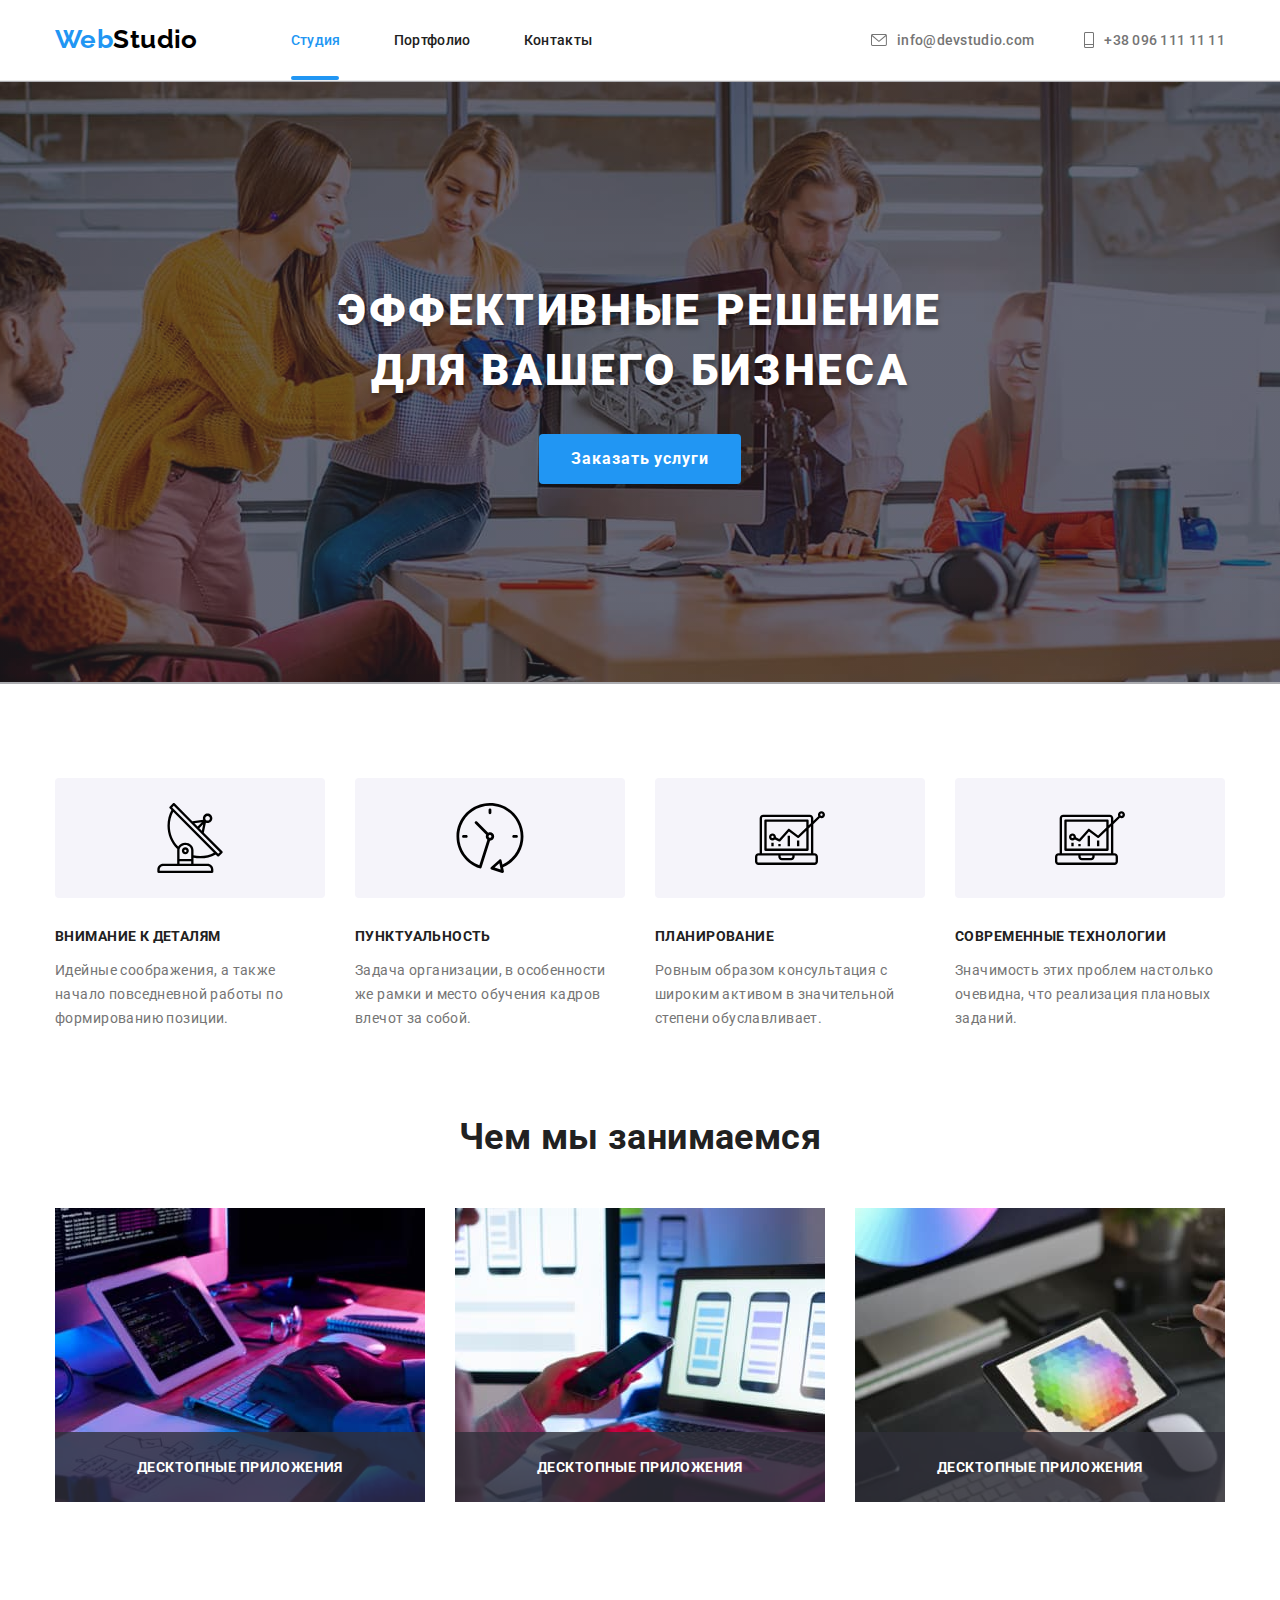
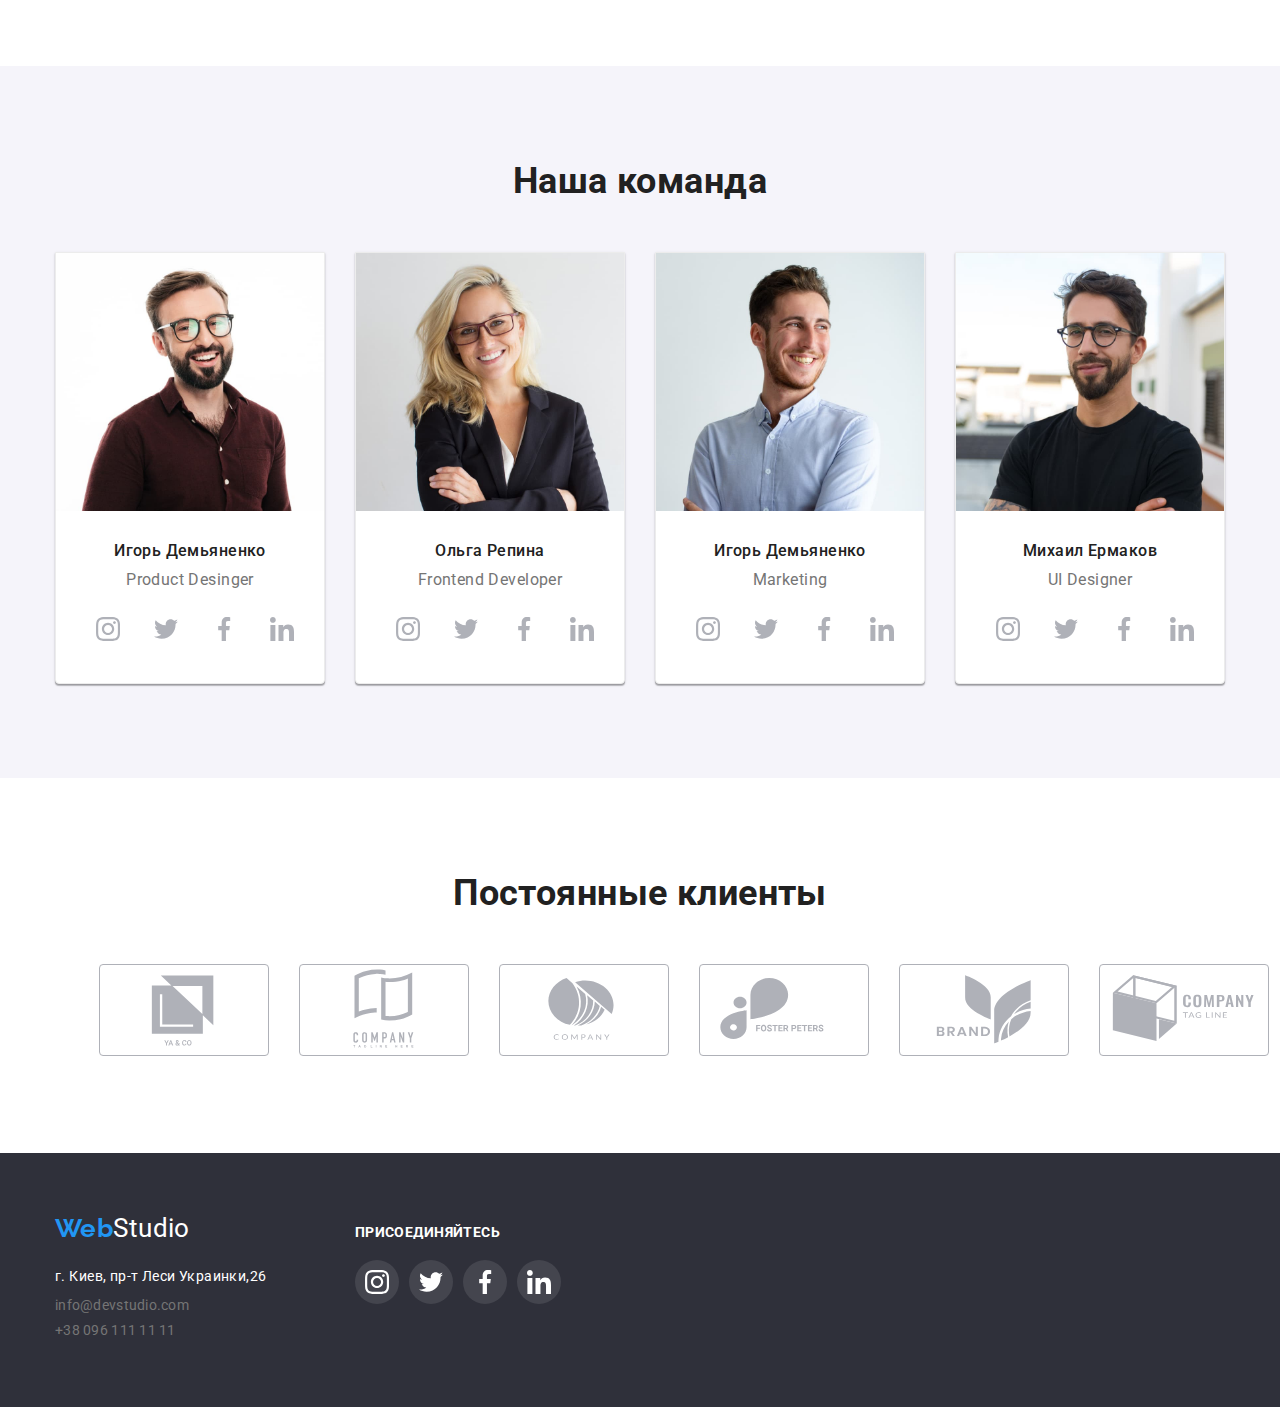
<file: index.html>
<!DOCTYPE html>
<html lang="ru">
  <head>
    <meta charset="UTF-8" />
    <meta http-equiv="X-UA-Compatible" content="IE=edge" />
    <meta name="viewport" content="width=device-width, initial-scale=1.0" />
    <link rel="preconnect" href="https://fonts.googleapis.com" />
    <link rel="preconnect" href="https://fonts.gstatic.com" crossorigin />
    <link
      href="https://fonts.googleapis.com/css2?family=Raleway:wght@700&family=Roboto:wght@400;500;700;900&display=swap"
      rel="stylesheet"
    />
    <link
      rel="stylesheet"
      href="https://cdnjs.cloudflare.com/ajax/libs/modern-normalize/1.1.0/modern-normalize.min.css"
    />
    <link rel="stylesheet" href="./styles/styles.css" />
    <title>WebStudio</title>
  </head>
  <body>
    <header class="header-item">
      <div class="container">
        <div class="header-items">
          <nav class="nav-list">
            <a href="https://jade-lebkuchen-17b9fb.netlify.app/" class="logo"
              ><span class="color-one">Web</span
              ><span class="color-black">Studio</span></a
            >
            <ul>
              <!-- логотип ВЕБ СТУДИЯ -->
              <li class="nav-text-nav">
                <a href="./index.html" class="nav-text current">Студия</a>
                <div class="stick-studio"></div>
              </li>
              <li class="nav-text-nav">
                <a href="./portfolio.html" class="nav-text">Портфолио</a>
              </li>
              <li class="nav-text-nav">
                <a href="#" class="nav-text">Контакты</a>
              </li>
            </ul>
          </nav>
          <!-- контакты: меил, мобильный -->
          <ul class="ml-first">
            <li class="mail-addres-nav">
              <a href="mailto:info@devstudio.com" class="mail-addres">
                <svg class="mail-addres-icon" width="16" height="12">
                  <use href="./imeges/symbol-defs.svg#icon-envelope"></use>
                </svg>
                info@devstudio.com</a
              >
            </li>
            <li class="mailo-addres-nav">
              <a href="tel:+380961111111" class="mail-addres">
                <svg class="mail-addres-icon" width="10" height="16">
                  <use href="./imeges/symbol-defs.svg#icon-phoun"></use>
                </svg>
                +38 096 111 11 11</a
              >
            </li>
          </ul>
        </div>
      </div>
    </header>
    <!-- заказать услугу -->
    <main>
      <section class="section-one">
        <h1 class="title-first">ЭФФЕКТИВНЫЕ РЕШЕНИЕ ДЛЯ ВАШЕГО БИЗНЕСА</h1>
        <button class="button" type="button" data-modal-open value="Заказать услуги">
          Заказать услуги
        </button>
      </section>
      <section class="section">
        <div class="container">
          <ul class="about-items">
            <li class="about-item">
              <div class="about-item-first">
                <svg class="about-item-icon-line" width="70" height="70">
                  <use
                    href="./imeges/symbol-defs.svg#icon-antenna"
                    class="antenna icon"
                  ></use>
                </svg>
              </div>
              <div class="about-box-next">
                <h3 class="about">ВНИМАНИЕ К ДЕТАЛЯМ</h3>
                <p class="about-description">
                  Идейные соображения, а также начало повседневной работы по
                  формированию позиции.
                </p>
              </div>
            </li>
            <li class="about-item">
              <div class="about-item-first">
                <svg class="about-item-icon-line" width="70" height="70">
                  <use
                    href="./imeges/symbol-defs.svg#icon-clock"
                    class="icon-clock icon"
                  ></use>
                </svg>
              </div>
              <div class="about-box-next">
                <h3 class="about">ПУНКТУАЛЬНОСТЬ</h3>
                <p class="about-description">
                  Задача организации, в особенности же рамки и место обучения
                  кадров влечот за собой.
                </p>
              </div>
            </li>
            <li class="about-item">
              <div class="about-item-first">
                <svg class="about-item-icon-line" width="70" height="70">
                  <use
                    href="./imeges/symbol-defs.svg#icon-diagram"
                    class="icon-diagram icon"
                  ></use>
                </svg>
              </div>
              <div class="about-box-next">
                <h3 class="about">ПЛАНИРОВАНИЕ</h3>
                <p class="about-description">
                  Ровным образом консультация с широким активом в значительной
                  степени обуславливает.
                </p>
              </div>
            </li>
            <li class="about-item">
              <div class="about-item-first">
                <svg class="about-item-icon-line" width="70" height="70">
                  <use
                    href="./imeges/symbol-defs.svg#icon-diagram"
                    class="icon-diagram icon"
                  ></use>
                </svg>
              </div>
              <div class="about-box-next">
                <h3 class="about">СОВРЕМЕННЫЕ ТЕХНОЛОГИИ</h3>
                <p class="about-description">
                  Значимость этих проблем настолько очевидна, что реализация
                  плановых заданий.
                </p>
              </div>
            </li>
          </ul>
        </div>
      </section>
      <section class="section">
        <div class="container">
      <h2 class="title retreat">Чем мы занимаемся</h2>
      <ul class="cards">
        <li>
          <img
            class="card-image"
            src="./imeges/box1.jpg"
            alt="computer development"
            width="370"
          />
          <div class="run-over">
            <span class="run-over-text">Десктопные приложения</span>
          </div>
        </li>
        <li>
          <img
            class="card-image"
            src="./imeges/box2.jpg"
            alt="mobile development"
            width="370"
          />
          <div class="run-over">
            <p class="run-over-text">Десктопные приложения</p>
          </div>
        </li>
        <li>
          <img
            class="card-image"
            src="./imeges/box3.jpg"
            alt="design development"
            width="370"
          />
          <div class="run-over">
            <p class="run-over-text">Десктопные приложения</p>
          </div>
        </li>
      </ul>
    </div>
      </section>
      <section class="section">
        <div class="section-four">
          <div class="container">
            <h2 class="title">Наша команда</h2>
            <ul class="card">
              <li class="card-title">
                <img
                  class="card-image"
                  src="./imeges/img1.jpg"
                  alt="Игорь Демьяненко"
                  width="270"
                />
                <h2>Игорь Демьяненко</h2>
                <p>Product Desinger</p>
                <div class="card-image-icons">
                      <ul class="itemsdz">
      <li class="itemdzz">
        <a href="#" class="itemdz">
          <svg class="icondz" width="24" height="24">
            <use href="./imeges/symbol-defs.svg#icon-instagram"></use>
          </svg>
        </a>
      </li>
      <li class="itemdzz">
        <a href="#" class="itemdz ">
          <svg class="icondz" width="24" height="24">
            <use href="./imeges/symbol-defs.svg#icon-twitter"></use>
          </svg>
        </a>
      </li>
      <li class="itemdzz">
        <a href="#" class="itemdz">
          <svg class="icondz" width="24" height="24">
            <use href="./imeges/symbol-defs.svg#icon-facebook"></use>
          </svg>
        </a>
      </li>
      <li class="itemdzz">
        <a href="#" class="itemdz">
          <svg class="icondz" width="24" height="24">
            <use href="./imeges/symbol-defs.svg#icon-linkedin"></use>
          </svg>
        </a>
      </li>
    </ul>
                </div>
              </li>
              <li class="card-title">
                <img
                  class="card-image"
                  src="./imeges/img2.jpg"
                  alt="Ольга Репина"
                  width="270"
                />
                <h2>Ольга Репина</h2>
                <p>Frontend Developer</p>
                <div class="card-image-icons">
                      <ul class="itemsdz">
      <li class="itemdzz">
        <a href="#" class="itemdz">
          <svg class="icondz" width="24" height="24">
            <use href="./imeges/symbol-defs.svg#icon-instagram"></use>
          </svg>
        </a>
      </li>
      <li class="itemdzz">
        <a href="#" class="itemdz ">
          <svg class="icondz" width="24" height="24">
            <use href="./imeges/symbol-defs.svg#icon-twitter"></use>
          </svg>
        </a>
      </li>
      <li class="itemdzz">
        <a href="#" class="itemdz">
          <svg class="icondz" width="24" height="24">
            <use href="./imeges/symbol-defs.svg#icon-facebook"></use>
          </svg>
        </a>
      </li>
      <li class="itemdzz">
        <a href="#" class="itemdz">
          <svg class="icondz" width="24" height="24">
            <use href="./imeges/symbol-defs.svg#icon-linkedin"></use>
          </svg>
        </a>
      </li>
    </ul>
                </div>
              </li>
              <li class="card-title">
                <img
                  class="card-image"
                  src="./imeges/img3.jpg"
                  alt="Игорь Демьяненко"
                  width="270"
                />
                <h2>Игорь Демьяненко</h2>
                <p>Marketing</p>
                <div class="card-image-icons">
                      <ul class="itemsdz">
      <li class="itemdzz">
        <a href="#" class="itemdz">
          <svg class="icondz" width="24" height="24">
            <use href="./imeges/symbol-defs.svg#icon-instagram"></use>
          </svg>
        </a>
      </li>
      <li class="itemdzz">
        <a href="#" class="itemdz ">
          <svg class="icondz" width="24" height="24">
            <use href="./imeges/symbol-defs.svg#icon-twitter"></use>
          </svg>
        </a>
      </li>
      <li class="itemdzz">
        <a href="#" class="itemdz">
          <svg class="icondz" width="24" height="24">
            <use href="./imeges/symbol-defs.svg#icon-facebook"></use>
          </svg>
        </a>
      </li>
      <li class="itemdzz">
        <a href="#" class="itemdz">
          <svg class="icondz" width="24" height="24">
            <use href="./imeges/symbol-defs.svg#icon-linkedin"></use>
          </svg>
        </a>
      </li>
    </ul>
                </div>
              </li>
              <li class="card-title">
                <img
                  class="card-image"
                  src="./imeges/img4.jpg"
                  alt="Михаил Ермаков"
                  width="270"
                />
                <h2>Михаил Ермаков</h2>
                <p>UI Designer</p>
                <div class="card-image-icons">
                      <ul class="itemsdz">
      <li class="itemdzz">
        <a href="#" class="itemdz">
          <svg class="icondz" width="24" height="24">
            <use href="./imeges/symbol-defs.svg#icon-instagram"></use>
          </svg>
        </a>
      </li>
      <li class="itemdzz">
        <a href="#" class="itemdz ">
          <svg class="icondz" width="24" height="24">
            <use href="./imeges/symbol-defs.svg#icon-twitter"></use>
          </svg>
        </a>
      </li>
      <li class="itemdzz">
        <a href="#" class="itemdz">
          <svg class="icondz" width="24" height="24">
            <use href="./imeges/symbol-defs.svg#icon-facebook"></use>
          </svg>
        </a>
      </li>
      <li class="temdzz">
        <a href="#" class="itemdz">
          <svg class="icondz" width="24" height="24">
            <use href="./imeges/symbol-defs.svg#icon-linkedin"></use>
          </svg>
        </a>
      </li>
    </ul>
                </div>
              </li>
            </ul>
          </div>
        </div>
      </section>
      <section class="section">
        <div class="container">
          <h2 class="title">Постоянные клиенты</h2>
          <div>
            <ul class="card-image-icons-list-last">
              <li class="list-border">
                <a href="#">
                  <svg class="about-item-icon-next" width="106" height="60">
                    <use
                      href="./imeges/symbol-defs.svg#icont-Logo1"
                      class="icon-group"
                    ></use>
                  </svg>
                </a>
              </li>
              <li class="list-border">
                <a href="#">
                  <svg class="about-item-icon-next" width="106" height="60">
                    <use
                      href="./imeges/symbol-defs.svg#icont-Logo2"
                      class="icon-group"
                    ></use>
                  </svg>
                </a>
              </li>
              <li class="list-border">
                <a href="#">
                  <svg class="about-item-icon-next" width="106" height="60">
                    <use
                      href="./imeges/symbol-defs.svg#icont-Logo3"
                      class="icon-group"
                    ></use>
                  </svg>
                </a>
              </li>
              <li class="list-border">
                <a href="#">
                  <svg class="about-item-icon-next" width="106" height="60">
                    <use
                      href="./imeges/symbol-defs.svg#icont-Logo4"
                      class="icon-group"
                    ></use>
                  </svg>
                </a>
              </li>
              <li class="list-border">
                <a href="#">
                  <svg class="about-item-icon-next" width="106" height="60">
                    <use
                      href="./imeges/symbol-defs.svg#icont-Logo5"
                      class="icon-group"
                    ></use>
                  </svg>
                </a>
              </li>
              <li class="list-border">
                <a href="#">
                  <svg class="about-item-icon-next" width="106" height="60">
                    <use
                      href="./imeges/symbol-defs.svg#icont-Logo6"
                      class="icon-group"
                    ></use>
                  </svg>
                </a>
              </li>
            </ul>
          </div>
        </div>
      </section>
    </main>
    <footer class="container-two">
      <div class="container">
        <div class="container-next">
          <div>
            <a href="https://jade-lebkuchen-17b9fb.netlify.app/" class="logo"
              ><span class="color-one">Web</span
              ><span class="color-white">Studio</span></a
            >
            <address>
              <ul>
                <li class="ml-next">
                  <a href="#" class="mail-addres-first down">
                    г. Киев, пр-т Леси Украинки,26</a
                  >
                </li>
                <li class="ml-next">
                  <a href="mailto:info@devstudio.com" class="mail-addres end"
                    >info@devstudio.com</a
                  >
                </li>
                <li class="ml-next">
                  <a href="tel:+380961111111" class="mail-addres end"
                    >+38 096 111 11 11</a
                  >
                </li>
              </ul>
            </address>
          </div>
          <div class="card-image-icons-end">
            <p class="title-next">присоединяйтесь</p>
            <ul class="itemsdz">
      <li class="itemdzz">
        <a href="#" class="itemdz-gray">
          <svg class="icondz" width="24" height="24">
            <use href="./imeges/symbol-defs.svg#icon-instagram"></use>
          </svg>
        </a>
      </li>
      <li class="itemdzz">
        <a href="#" class="itemdz-gray">
          <svg class="icondz" width="24" height="24">
            <use href="./imeges/symbol-defs.svg#icon-twitter"></use>
          </svg>
        </a>
      </li>
      <li class="itemdzz">
        <a href="#" class="itemdz-gray">
          <svg class="icondz" width="24" height="24">
            <use href="./imeges/symbol-defs.svg#icon-facebook"></use>
          </svg>
        </a>
      </li>
      <li class="itemdzz">
        <a href="#" class="itemdz-gray">
          <svg class="icondz" width="24" height="24">
            <use href="./imeges/symbol-defs.svg#icon-linkedin"></use>
          </svg>
        </a>
      </li>
    </ul>
    </div>
</div>
      </div>
    </footer>

    <div class="backdrop is-hidden" data-modal>
      <div class="modal">
        <button class="modal-close-button" type="button" data-modal-close>X</button>
      </div>
    </div>

    <script src="./js/modal.js"></script>

  </body>
</html>
</file>
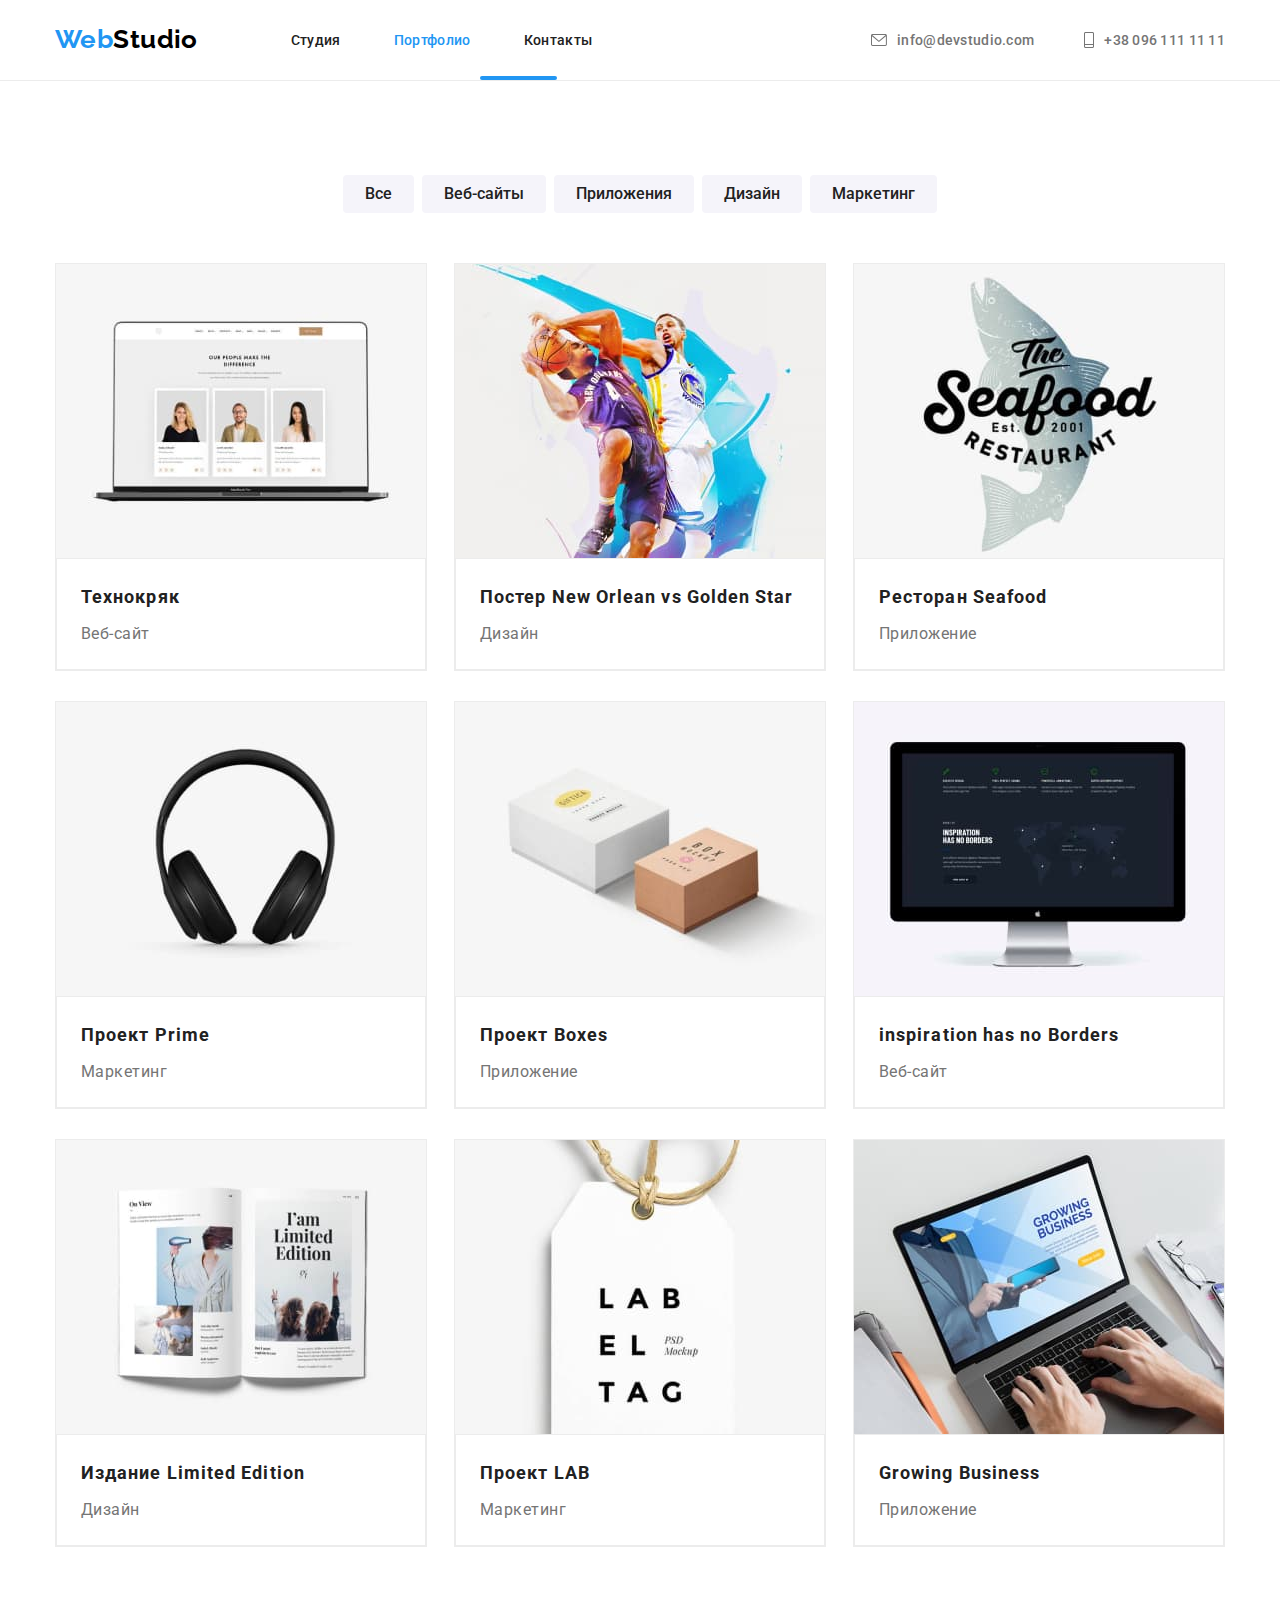
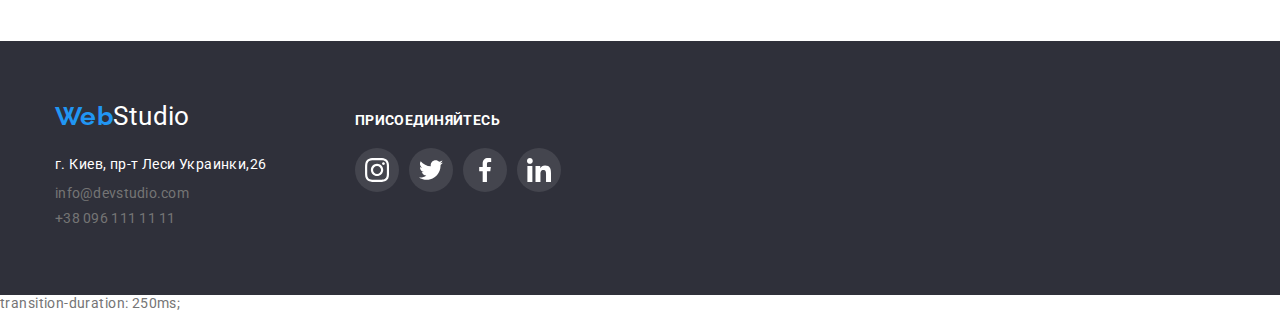
<file: portfolio.html>
<!DOCTYPE html>
<html lang="ru">
  <head>
    <meta charset="UTF-8" />
    <meta http-equiv="X-UA-Compatible" content="IE=edge" />
    <meta name="viewport" content="width=device-width, initial-scale=1.0" />
    <link rel="preconnect" href="https://fonts.googleapis.com" />
    <link rel="preconnect" href="https://fonts.gstatic.com" crossorigin />
    <link
      href="https://fonts.googleapis.com/css2?family=Raleway:wght@700&family=Roboto:wght@400;500;700;900&display=swap"
      rel="stylesheet"
    />
    <link
      rel="stylesheet"
      href="https://cdnjs.cloudflare.com/ajax/libs/modern-normalize/1.1.0/modern-normalize.min.css"
    />
    <link rel="stylesheet" href="./styles/styles.css" />
    <title>WebStudio</title>
  </head>
  <body>
    <!-- шабка сайта -->
    <header class="header-item">
      <div class="container">
        <div class="header-items">
          <nav class="nav-list">
            <a href="https://jade-lebkuchen-17b9fb.netlify.app/" class="logo"
              ><span class="color-one">Web</span
              ><span class="color-black">Studio</span></a
            >
            <ul>
              <!-- логотип ВЕБ СТУДИЯ -->
              <li class="nav-text-nav">
                <a href="./index.html" class="nav-text">Студия</a>
              </li>
              <li class="nav-text-nav">
                <a href="./portfolio.html" class="nav-text current"
                  >Портфолио<div class="stick-portfolio"></div></a
                >
                <!-- <div class="stick-portfolio"></div> -->
              </li>
              <li class="nav-text-nav">
                <a href="#" class="nav-text">Контакты</a>
              </li>
            </ul>
          </nav>
          <!-- контакты: меил, мобильный -->
          <ul class="ml-first">
            <li class="mail-addres-nav">
              <a href="mailto:info@devstudio.com" class="mail-addres"
                ><svg class="mail-addres-icon" width="16" height="12">
                  <use href="./imeges/symbol-defs.svg#icon-envelope"></use></svg
                >info@devstudio.com</a
              >
            </li>
            <li class="mailo-addres-nav">
              <a href="tel:+380961111111" class="mail-addres"
                ><svg class="mail-addres-icon" width="10" height="16">
                  <use href="./imeges/symbol-defs.svg#icon-phoun"></use></svg
                >+38 096 111 11 11</a
              >
            </li>
          </ul>
        </div>
      </div>
    </header>
    <!-- заказать услугу -->
    <main>
      <section class="section">
        <div class="container">
          <h2 class="invisible-text">перечислены кнопки на сайте</h2>
          <ul class="btn-items">
            <li class="btn-nav">
              <button class="btn" type="button" value="Все">Все</button>
            </li>
            <li class="btn-nav">
              <button class="btn" type="button" value="Веб-сайты">
                Веб-сайты
              </button>
            </li>
            <li class="btn-nav">
              <button class="btn" type="button" value="Приложения">
                Приложения
              </button>
            </li>
            <li class="btn-nav">
              <button class="btn" type="button" value="Дизайн">Дизайн</button>
            </li>
            <li class="btn-nav">
              <button class="btn" type="button" value="Маркетинг">
                Маркетинг
              </button>
            </li>
          </ul>
        </div>
        <div class="container">
          <h1 class="invisible-text">портфолио готовых работ</h1>
          <ul class="items">
            <li class="item">
              <a href="#" class="item-card-image">
                <div class="box">
                  <div class="overlay">
                    <p>
                      Ресурс предлагает комплексные предложения с разным уровнем
                      функционала и сервисов. Все это позволит посетителю
                      получить исчерпывающие сведения о компании или частном
                      лице.
                    </p>
                  </div>
                  <img
                    class="card-image"
                    src="./imeges/imgp.jpg"
                    alt="laptop with pictures"
                    width="370"
                  />
                </div>
                <div class="item-list">
                  <h2>Технокряк</h2>
                  <p>Веб-сайт</p>
                </div>
              </a>
            </li>
            <li class="item">
              <a href="#" class="item-card-image">
                <div class="box">
                  <div class="overlay">
                    <p>
                      Ресурс предлагает комплексные предложения с разным уровнем
                      функционала и сервисов. Все это позволит посетителю
                      получить исчерпывающие сведения о компании или частном
                      лице.
                    </p>
                  </div>
                  <img
                    class="card-image"
                    src="./imeges/img1p.jpg"
                    alt="basketball players"
                    width="370"
                  />
                </div>
                <div class="item-list">
                  <h2>Постер New Orlean vs Golden Star</h2>
                  <p>Дизайн</p>
                </div>
              </a>
            </li>
            <li class="item">
              <a href="#" class="item-card-image">
                <div class="box">
                  <div class="overlay">
                    <p>
                      Ресурс предлагает комплексные предложения с разным уровнем
                      функционала и сервисов. Все это позволит посетителю
                      получить исчерпывающие сведения о компании или частном
                      лице.
                    </p>
                  </div>
                  <img
                    class="card-image"
                    src="./imeges/seafood.jpg"
                    alt="poster of seafood restaurant"
                    width="370"
                  />
                </div>
                <div class="item-list">
                  <h2>Ресторан Seafood</h2>
                  <p>Приложение</p>
                </div>
              </a>
            </li>
            <li class="item">
              <a href="#" class="item-card-image">
                <div class="box">
                  <div class="overlay">
                    <p>
                      Ресурс предлагает комплексные предложения с разным уровнем
                      функционала и сервисов. Все это позволит посетителю
                      получить исчерпывающие сведения о компании или частном
                      лице.
                    </p>
                  </div>
                  <img
                    class="card-image"
                    src="./imeges/img3p.jpg"
                    alt="headphones"
                    width="370"
                  />
                </div>
                <div class="item-list">
                  <h2>Проект Prime</h2>
                  <p>Маркетинг</p>
                </div>
              </a>
            </li>
            <li class="item">
              <a href="#" class="item-card-image">
                <div class="box">
                  <div class="overlay">
                    <p>
                      Ресурс предлагает комплексные предложения с разным уровнем
                      функционала и сервисов. Все это позволит посетителю
                      получить исчерпывающие сведения о компании или частном
                      лице.
                    </p>
                  </div>
                  <img
                    class="card-image"
                    src="./imeges/img4p.jpg"
                    alt="boxes"
                    width="370"
                  />
                </div>
                <div class="item-list">
                  <h2>Проект Boxes</h2>
                  <p>Приложение</p>
                </div>
              </a>
            </li>
            <li class="item">
              <a href="#" class="item-card-image">
                <div class="box">
                  <div class="overlay">
                    <p>
                      Ресурс предлагает комплексные предложения с разным уровнем
                      функционала и сервисов. Все это позволит посетителю
                      получить исчерпывающие сведения о компании или частном
                      лице.
                    </p>
                  </div>
                  <img
                    class="card-image"
                    src="./imeges/img5p.jpg"
                    alt="monoblock"
                    width="370"
                  />
                </div>
                <div class="item-list">
                  <h2>inspiration has no Borders</h2>
                  <p>Веб-сайт</p>
                </div>
              </a>
            </li>
            <li class="item">
              <a href="#" class="item-card-image">
                <div class="box">
                  <div class="overlay">
                    <p>
                      Ресурс предлагает комплексные предложения с разным уровнем
                      функционала и сервисов. Все это позволит посетителю
                      получить исчерпывающие сведения о компании или частном
                      лице.
                    </p>
                  </div>
                  <img
                    class="card-image"
                    src="./imeges/img6p.jpg"
                    alt="book"
                    width="370"
                  />
                </div>
                <div class="item-list">
                  <h2>Издание Limited Edition</h2>
                  <p>Дизайн</p>
                </div>
              </a>
            </li>
            <li class="item">
              <a href="#" class="item-card-image">
                <div class="box">
                  <div class="overlay">
                    <p>
                      Ресурс предлагает комплексные предложения с разным уровнем
                      функционала и сервисов. Все это позволит посетителю
                      получить исчерпывающие сведения о компании или частном
                      лице.
                    </p>
                  </div>
                  <img
                    class="card-image"
                    src="./imeges/img7p.jpg"
                    alt="lab card"
                    width="370"
                  />
                </div>
                <div class="item-list">
                  <h2>Проект LAB</h2>
                  <p>Маркетинг</p>
                </div>
              </a>
            </li>
            <li class="item">
              <a href="#" class="item-card-image">
                <div class="box">
                  <div class="overlay">
                    <p>
                      Ресурс предлагает комплексные предложения с разным уровнем
                      функционала и сервисов. Все это позволит посетителю
                      получить исчерпывающие сведения о компании или частном
                      лице.
                    </p>
                  </div>
                  <img
                    class="card-image"
                    src="./imeges/img8p.jpg"
                    alt="computer work"
                    width="370"
                  />
                </div>
                <div class="item-list">
                  <h2>Growing Business</h2>
                  <p>Приложение</p>
                </div>
              </a>
            </li>
          </ul>
        </div>
      </section>
    </main>
    <footer class="container-two">
      <div class="container">
        <div class="container-next">
          <div>
            <a href="https://jade-lebkuchen-17b9fb.netlify.app/" class="logo"
              ><span class="color-one">Web</span
              ><span class="color-white">Studio</span></a
            >
            <address>
              <ul>
                <li class="ml-next">
                  <a href="#" class="mail-addres-first down">
                    г. Киев, пр-т Леси Украинки,26</a
                  >
                </li>
                <li class="ml-next">
                  <a href="mailto:info@devstudio.com" class="mail-addres end"
                    >info@devstudio.com</a
                  >
                </li>
                <li class="ml-next">
                  <a href="tel:+380961111111" class="mail-addres end"
                    >+38 096 111 11 11</a
                  >
                </li>
              </ul>
            </address>
          </div>
          <div class="card-image-icons-end">
            <p class="title-next">присоединяйтесь</p>
            <ul class="itemsdz">
              <li class="itemdzz">
                <a href="#" class="itemdz-gray">
                  <svg class="icondz" width="24" height="24">
                    <use href="./imeges/symbol-defs.svg#icon-instagram"></use>
                  </svg>
                </a>
              </li>
              <li class="itemdzz">
                <a href="#" class="itemdz-gray">
                  <svg class="icondz" width="24" height="24">
                    <use href="./imeges/symbol-defs.svg#icon-twitter"></use>
                  </svg>
                </a>
              </li>
              <li class="itemdzz">
                <a href="#" class="itemdz-gray">
                  <svg class="icondz" width="24" height="24">
                    <use href="./imeges/symbol-defs.svg#icon-facebook"></use>
                  </svg>
                </a>
              </li>
              <li class="itemdzz">
                <a href="#" class="itemdz-gray">
                  <svg class="icondz" width="24" height="24">
                    <use href="./imeges/symbol-defs.svg#icon-linkedin"></use>
                  </svg>
                </a>
              </li>
            </ul>
          </div>
        </div>
      </div>
    </footer>
  </body>
</html>
  transition-duration: 250ms;
</file>
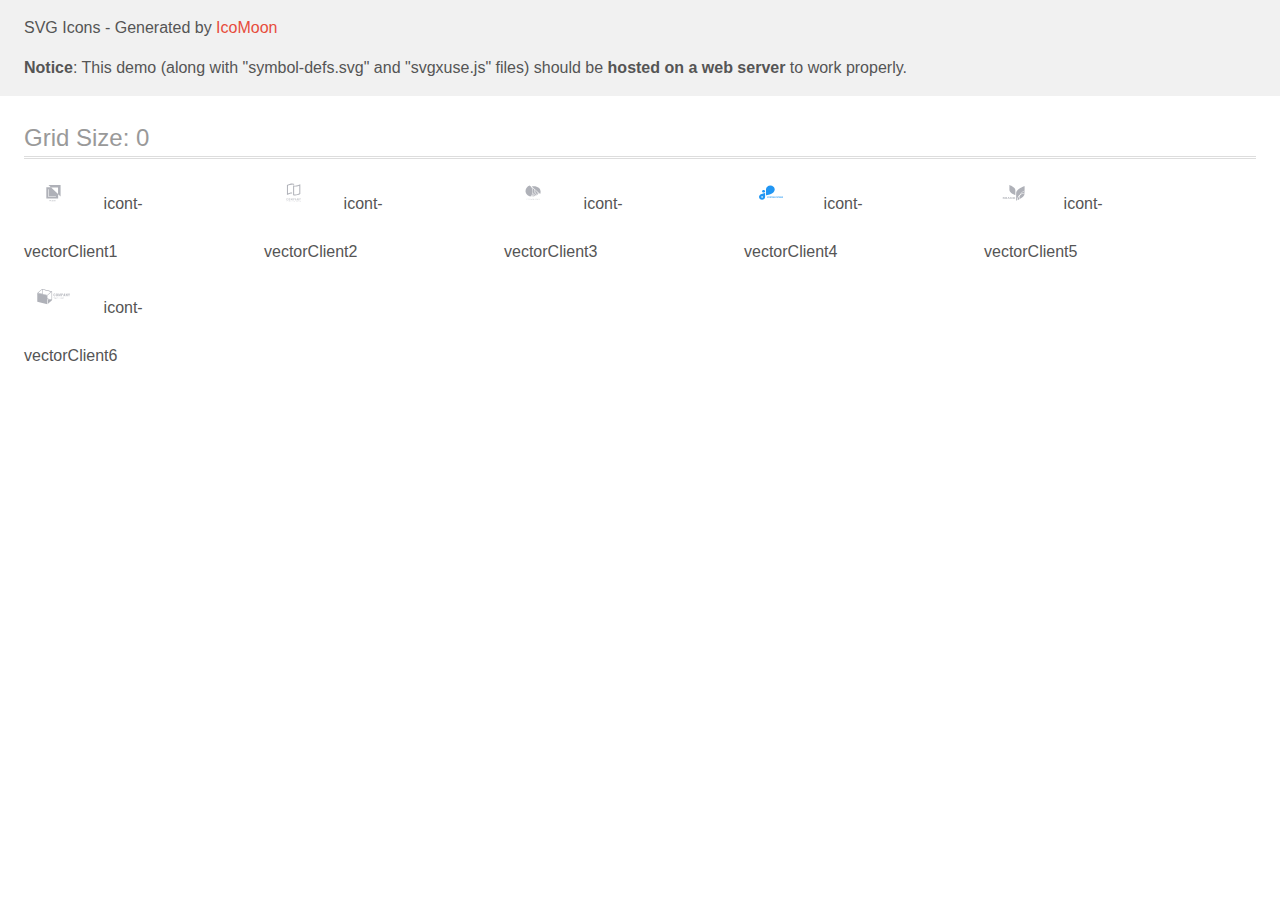
<file: vector2/demo-external-svg.html>
<!doctype html>
<html>
<head>
    <title>IcoMoon - SVG Icons</title>
    <meta charset="utf-8">
    <meta name="viewport" content="width=device-width, initial-scale=1">
    <link rel="stylesheet" href="demo-files/demo.css">
    <link rel="stylesheet" href="style.css">
</head>
<body>
<header class="bgc1 clearfix">
<div class="mhl">
    <p>SVG Icons - Generated by <a href="https://icomoon.io/app">IcoMoon</a></p><p><strong>Notice</strong>: This demo (along with "symbol-defs.svg" and "svgxuse.js" files) should be <b>hosted on a web server</b> to work properly.</p>
</div>
</header>
    <div class="clearfix mhl ptl">
        <h1 class="mvm mtn fgc1">Grid Size: 0</h1>
        <div class="glyph fs1">
            <div class="clearfix pbs">
                <svg class="icon icont-vectorClient1"><use xlink:href="symbol-defs.svg#icont-vectorClient1"></use></svg><span class="name"> icont-vectorClient1</span>
            </div>
        </div>
        <div class="glyph fs1">
            <div class="clearfix pbs">
                <svg class="icon icont-vectorClient2"><use xlink:href="symbol-defs.svg#icont-vectorClient2"></use></svg><span class="name"> icont-vectorClient2</span>
            </div>
        </div>
        <div class="glyph fs1">
            <div class="clearfix pbs">
                <svg class="icon icont-vectorClient3"><use xlink:href="symbol-defs.svg#icont-vectorClient3"></use></svg><span class="name"> icont-vectorClient3</span>
            </div>
        </div>
        <div class="glyph fs1">
            <div class="clearfix pbs">
                <svg class="icon icont-vectorClient4"><use xlink:href="symbol-defs.svg#icont-vectorClient4"></use></svg><span class="name"> icont-vectorClient4</span>
            </div>
        </div>
        <div class="glyph fs1">
            <div class="clearfix pbs">
                <svg class="icon icont-vectorClient5"><use xlink:href="symbol-defs.svg#icont-vectorClient5"></use></svg><span class="name"> icont-vectorClient5</span>
            </div>
        </div>
        <div class="glyph fs1">
            <div class="clearfix pbs">
                <svg class="icon icont-vectorClient6"><use xlink:href="symbol-defs.svg#icont-vectorClient6"></use></svg><span class="name"> icont-vectorClient6</span>
            </div>
        </div>
  </div>
<script defer src="svgxuse.js"></script>
</body>
</html>
</file>
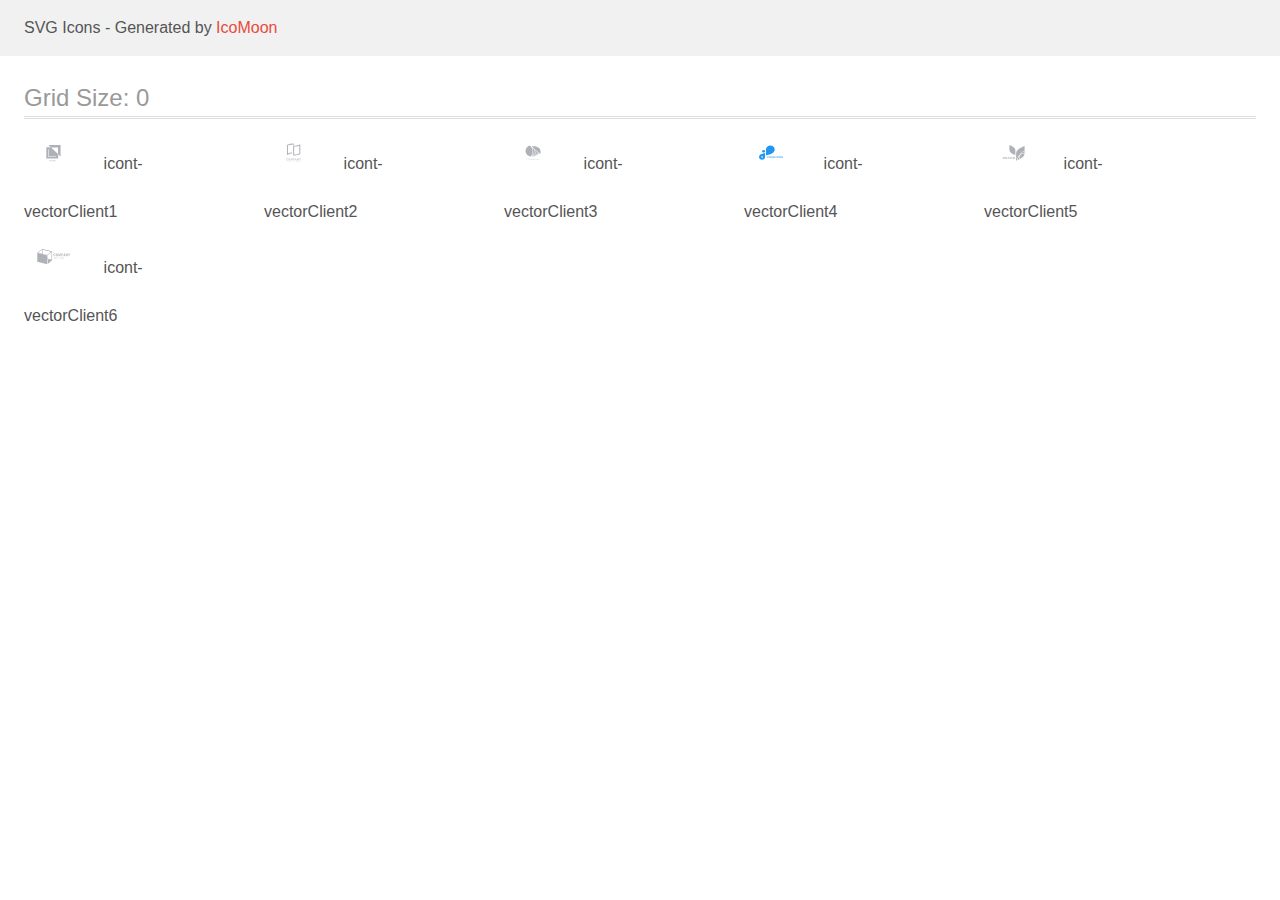
<file: vector2/demo.html>
<!doctype html>
<html>
<head>
    <title>IcoMoon - SVG Icons</title>
    <meta charset="utf-8">
    <meta name="viewport" content="width=device-width, initial-scale=1">
    <link rel="stylesheet" href="demo-files/demo.css">
    <link rel="stylesheet" href="style.css">
</head>
<body>
<svg aria-hidden="true" style="position: absolute; width: 0; height: 0; overflow: hidden;" version="1.1" xmlns="http://www.w3.org/2000/svg" xmlns:xlink="http://www.w3.org/1999/xlink">
<defs>
<symbol id="icont-vectorClient1" viewBox="0 0 59 32">
<path fill="#afb1b8" style="fill: var(--color1, #afb1b8)" d="M24.348 8l2.438 2.308-4.524-0.003v11.196h11.826v-4.281l2.435 2.305v-11.525h-12.174zM33.98 16.949l-6.911-6.543h6.911v6.543zM31.834 19.863h-7.702v-7.53h0.544v7.020h7.157v0.51zM25.951 22.991l-0.285 0.586-0.285-0.586h-0.239l0.415 0.781v0.455h0.216v-0.455l0.414-0.781h-0.238zM26.308 24.227l0.1-0.288h0.479l0.101 0.288h0.224l-0.468-1.236h-0.193l-0.467 1.236h0.223zM26.648 23.253l0.179 0.513h-0.358l0.179-0.513zM27.781 23.737c-0.031 0.048-0.047 0.1-0.047 0.157 0 0.104 0.037 0.189 0.11 0.254s0.172 0.097 0.294 0.097 0.228-0.033 0.316-0.099l0.070 0.082h0.239l-0.182-0.215c0.071-0.097 0.107-0.222 0.107-0.374h-0.179c0 0.083-0.017 0.159-0.052 0.227l-0.239-0.282 0.084-0.061c0.059-0.043 0.102-0.086 0.128-0.129s0.039-0.091 0.039-0.143c0-0.078-0.029-0.143-0.087-0.196s-0.131-0.080-0.221-0.080c-0.1 0-0.179 0.028-0.238 0.085s-0.088 0.133-0.088 0.229c0 0.040 0.009 0.081 0.028 0.123s0.053 0.094 0.101 0.155c-0.092 0.066-0.153 0.123-0.184 0.171zM28.339 24.010c-0.061 0.046-0.126 0.070-0.195 0.070-0.062 0-0.111-0.018-0.148-0.053s-0.055-0.082-0.055-0.139c0-0.066 0.034-0.125 0.102-0.177l0.026-0.019 0.27 0.318zM28.117 23.462c-0.058-0.072-0.087-0.132-0.087-0.179 0-0.041 0.012-0.076 0.036-0.103s0.056-0.041 0.096-0.041c0.037 0 0.068 0.012 0.093 0.035s0.037 0.050 0.037 0.082c0 0.049-0.018 0.089-0.053 0.12l-0.026 0.021-0.094 0.065zM30.13 24.134c0.085-0.074 0.134-0.177 0.146-0.309h-0.214c-0.011 0.088-0.038 0.151-0.081 0.189s-0.106 0.057-0.19 0.057c-0.092 0-0.162-0.035-0.211-0.105s-0.071-0.172-0.071-0.306v-0.11c0.001-0.132 0.027-0.232 0.076-0.3s0.122-0.103 0.216-0.103c0.080 0 0.141 0.020 0.183 0.059s0.068 0.103 0.078 0.192h0.214c-0.014-0.135-0.062-0.24-0.145-0.314s-0.193-0.111-0.329-0.111c-0.101 0-0.191 0.024-0.268 0.072s-0.136 0.117-0.177 0.206c-0.041 0.089-0.062 0.192-0.062 0.308v0.115c0.002 0.114 0.023 0.214 0.064 0.3s0.099 0.153 0.173 0.2c0.075 0.046 0.162 0.070 0.261 0.070 0.141 0 0.254-0.037 0.339-0.11zM31.392 23.961c0.042-0.092 0.063-0.198 0.063-0.319v-0.069c-0.001-0.121-0.022-0.226-0.065-0.317s-0.103-0.161-0.181-0.209c-0.078-0.049-0.167-0.073-0.267-0.073s-0.19 0.025-0.268 0.074c-0.078 0.049-0.138 0.119-0.181 0.211s-0.064 0.199-0.064 0.319v0.070c0.001 0.118 0.022 0.223 0.065 0.313s0.104 0.161 0.182 0.21c0.079 0.049 0.168 0.073 0.268 0.073 0.101 0 0.191-0.024 0.268-0.073s0.138-0.119 0.18-0.211zM31.162 23.262c0.052 0.073 0.078 0.178 0.078 0.315v0.065c0 0.139-0.026 0.245-0.077 0.318s-0.124 0.109-0.219 0.109c-0.094 0-0.168-0.037-0.221-0.111s-0.079-0.179-0.079-0.315v-0.071c0.001-0.133 0.028-0.236 0.080-0.308s0.125-0.11 0.218-0.11c0.095 0 0.168 0.037 0.22 0.11z"></path>
</symbol>
<symbol id="icont-vectorClient2" viewBox="0 0 59 32">
<path fill="#afb1b8" style="fill: var(--color1, #afb1b8)" d="M28.561 7.629h-0.047c-0.073-0.004-0.146-0.006-0.219-0.008v0h-0.158c-0.138 0-0.279 0.004-0.419 0.011-0.011-0.001-0.021-0.001-0.032 0-1.268 0.072-2.509 0.389-3.658 0.933l-0.15 0.073v7.701l0.352-0.119c0.309-0.106 0.638-0.202 0.978-0.29 0.921-0.236 1.866-0.362 2.816-0.374v1.012c-0.126 0.001-0.248 0.004-0.37 0.011h-0.029c-0.731 0.040-1.457 0.151-2.166 0.333-0.899 0.225-1.766 0.563-2.581 1.006v-9.877c0.846-0.494 1.758-0.864 2.707-1.101 0.834-0.215 1.691-0.326 2.552-0.329h0.149c0.178 0.004 0.351 0.012 0.514 0.025 0.429 0.030 0.854 0.098 1.271 0.203v0.996c-0.405-0.094-0.817-0.156-1.232-0.186-0.008-0.001-0.017-0.001-0.025-0.002-0.086-0.007-0.172-0.015-0.252-0.015zM30.314 8.647c0.221 0.017 0.45 0.025 0.681 0.025 0.905-0.003 1.806-0.119 2.683-0.344 0.898-0.226 1.765-0.564 2.58-1.007v9.701c-0.847 0.493-1.759 0.864-2.708 1.101-0.834 0.214-1.691 0.325-2.552 0.328-0.652 0.005-1.302-0.071-1.936-0.228v-9.764c0.15 0.034 0.304 0.066 0.46 0.093 0.257 0.043 0.528 0.075 0.792 0.095zM35.251 8.723l-0.352 0.119c-0.324 0.109-0.65 0.206-0.978 0.293-0.956 0.246-1.938 0.371-2.924 0.375-0.23 0-0.441-0.006-0.645-0.019l-0.281-0.019v7.922l0.241 0.021c0.223 0.019 0.454 0.029 0.686 0.029 0.777-0.003 1.55-0.103 2.303-0.298 0.62-0.155 1.222-0.372 1.799-0.647l0.151-0.073v-7.704z"></path>
<path fill="#afb1b8" style="fill: var(--color1, #afb1b8)" d="M23.561 21.291c-0.051-0.052-0.112-0.094-0.179-0.121s-0.14-0.040-0.213-0.037c-0.077-0.001-0.154 0.013-0.226 0.042-0.066 0.026-0.126 0.066-0.176 0.116s-0.088 0.111-0.113 0.177c-0.028 0.069-0.041 0.144-0.041 0.218v1.32c-0.003 0.093 0.015 0.186 0.052 0.271 0.031 0.068 0.076 0.128 0.132 0.177 0.053 0.044 0.115 0.076 0.181 0.094 0.064 0.018 0.13 0.027 0.197 0.027 0.073 0.001 0.146-0.015 0.213-0.046 0.066-0.029 0.126-0.070 0.176-0.122 0.049-0.051 0.088-0.111 0.115-0.177 0.028-0.067 0.043-0.138 0.042-0.21v-0.148h-0.345v0.118c0.001 0.040-0.006 0.080-0.020 0.118-0.011 0.028-0.028 0.053-0.050 0.074-0.021 0.017-0.046 0.030-0.072 0.038-0.023 0.008-0.048 0.012-0.072 0.012-0.031 0.004-0.062-0.001-0.090-0.014s-0.053-0.032-0.071-0.057c-0.033-0.053-0.048-0.115-0.046-0.177v-1.23c-0.002-0.068 0.012-0.136 0.042-0.197 0.018-0.028 0.043-0.050 0.073-0.064s0.063-0.019 0.096-0.015c0.030-0.001 0.059 0.005 0.086 0.018s0.050 0.032 0.068 0.056c0.039 0.051 0.059 0.113 0.057 0.177v0.114h0.341v-0.134c0.001-0.079-0.014-0.157-0.042-0.231-0.025-0.069-0.065-0.132-0.115-0.186z"></path>
<path fill="#afb1b8" style="fill: var(--color1, #afb1b8)" d="M25.61 21.276c-0.11-0.093-0.249-0.144-0.392-0.145-0.070 0-0.14 0.013-0.206 0.037-0.067 0.024-0.129 0.061-0.182 0.108-0.057 0.051-0.103 0.114-0.134 0.185-0.035 0.081-0.052 0.168-0.050 0.256v1.266c-0.002 0.089 0.015 0.177 0.050 0.259 0.031 0.068 0.077 0.128 0.134 0.177 0.053 0.049 0.115 0.087 0.182 0.111 0.066 0.024 0.136 0.037 0.206 0.037s0.14-0.013 0.206-0.037c0.069-0.025 0.132-0.063 0.187-0.111s0.099-0.11 0.13-0.177c0.035-0.082 0.053-0.17 0.050-0.259v-1.266c0.002-0.088-0.015-0.175-0.050-0.256-0.031-0.070-0.075-0.133-0.13-0.185zM25.449 22.982c0.003 0.034-0.002 0.068-0.014 0.099s-0.031 0.060-0.055 0.084c-0.046 0.038-0.103 0.059-0.162 0.059s-0.117-0.021-0.162-0.059c-0.024-0.023-0.043-0.052-0.055-0.084s-0.017-0.066-0.014-0.099v-1.266c-0.003-0.034 0.002-0.068 0.014-0.099s0.031-0.060 0.055-0.084c0.046-0.038 0.103-0.059 0.162-0.059s0.117 0.021 0.162 0.059c0.024 0.023 0.043 0.052 0.055 0.084s0.017 0.066 0.014 0.099v1.266z"></path>
<path fill="#afb1b8" style="fill: var(--color1, #afb1b8)" d="M28.302 23.548v-2.396h-0.332l-0.436 1.268h-0.006l-0.439-1.268h-0.328v2.396h0.342v-1.458h0.006l0.335 1.030h0.171l0.338-1.030h0.006v1.458h0.342z"></path>
<path fill="#afb1b8" style="fill: var(--color1, #afb1b8)" d="M30.246 21.32c-0.053-0.059-0.119-0.104-0.194-0.131-0.080-0.026-0.164-0.039-0.248-0.037h-0.509v2.396h0.341v-0.936h0.176c0.107 0.005 0.212-0.018 0.308-0.065 0.078-0.043 0.142-0.106 0.187-0.183 0.039-0.064 0.066-0.135 0.078-0.209 0.013-0.090 0.020-0.181 0.018-0.272 0.003-0.115-0.008-0.23-0.033-0.342-0.023-0.083-0.066-0.159-0.126-0.22zM30.070 22.050c-0.001 0.043-0.012 0.086-0.032 0.125-0.020 0.037-0.050 0.066-0.088 0.084-0.051 0.023-0.106 0.033-0.161 0.030h-0.156v-0.815h0.176c0.053-0.003 0.106 0.008 0.154 0.030 0.035 0.020 0.063 0.051 0.080 0.088 0.019 0.042 0.029 0.087 0.030 0.134 0 0.050 0 0.103 0 0.159s0.003 0.113 0 0.165h-0.004z"></path>
<path fill="#afb1b8" style="fill: var(--color1, #afb1b8)" d="M31.864 21.152h-0.28l-0.528 2.396h0.341l0.1-0.515h0.465l0.1 0.515h0.341l-0.541-2.396zM31.549 22.706l0.168-0.869h0.006l0.167 0.869h-0.341z"></path>
<path fill="#afb1b8" style="fill: var(--color1, #afb1b8)" d="M34.069 22.595h-0.006l-0.516-1.443h-0.328v2.396h0.341v-1.441h0.007l0.522 1.441h0.321v-2.396h-0.341v1.443z"></path>
<path fill="#afb1b8" style="fill: var(--color1, #afb1b8)" d="M36.156 21.152l-0.275 0.953h-0.007l-0.274-0.953h-0.362l0.469 1.383v1.013h0.342v-1.013l0.469-1.383h-0.361z"></path>
<path fill="#afb1b8" style="fill: var(--color1, #afb1b8)" d="M22.609 24.224h0.165v0.462h0.112v-0.462h0.164v-0.095h-0.44v0.095z"></path>
<path fill="#afb1b8" style="fill: var(--color1, #afb1b8)" d="M23.992 24.13l-0.216 0.556h0.119l0.046-0.126h0.222l0.047 0.126h0.121l-0.221-0.556h-0.119zM23.974 24.466l0.076-0.206 0.076 0.206h-0.151z"></path>
<path fill="#afb1b8" style="fill: var(--color1, #afb1b8)" d="M25.359 24.481h0.128v0.072c-0.038 0.030-0.084 0.047-0.132 0.047-0.022 0.001-0.045-0.003-0.065-0.012s-0.039-0.023-0.053-0.041c-0.029-0.042-0.044-0.093-0.041-0.145 0-0.124 0.054-0.186 0.16-0.186 0.028-0.003 0.056 0.005 0.079 0.021s0.040 0.040 0.047 0.068l0.11-0.021c-0.024-0.109-0.102-0.164-0.236-0.164-0.072-0.002-0.141 0.024-0.194 0.072-0.028 0.028-0.050 0.061-0.064 0.098s-0.019 0.077-0.017 0.116c-0.003 0.076 0.022 0.151 0.071 0.209 0.027 0.028 0.060 0.050 0.097 0.064s0.076 0.020 0.114 0.017c0.087 0.002 0.172-0.029 0.236-0.088v-0.219h-0.241v0.094z"></path>
<path fill="#afb1b8" style="fill: var(--color1, #afb1b8)" d="M26.756 24.13h-0.113v0.556h0.39v-0.095h-0.277v-0.462z"></path>
<path fill="#afb1b8" style="fill: var(--color1, #afb1b8)" d="M27.937 24.13h-0.113v0.556h0.113v-0.556z"></path>
<path fill="#afb1b8" style="fill: var(--color1, #afb1b8)" d="M29.091 24.501l-0.228-0.372h-0.109v0.556h0.105v-0.363l0.224 0.363h0.112v-0.556h-0.103v0.372z"></path>
<path fill="#afb1b8" style="fill: var(--color1, #afb1b8)" d="M30.135 24.441h0.277v-0.095h-0.277v-0.122h0.298v-0.095h-0.411v0.556h0.422v-0.095h-0.31v-0.15z"></path>
<path fill="#afb1b8" style="fill: var(--color1, #afb1b8)" d="M32.665 24.349h-0.219v-0.219h-0.112v0.556h0.112v-0.243h0.219v0.243h0.112v-0.556h-0.112v0.219z"></path>
<path fill="#afb1b8" style="fill: var(--color1, #afb1b8)" d="M33.715 24.441h0.278v-0.095h-0.278v-0.122h0.299v-0.095h-0.411v0.556h0.421v-0.095h-0.31v-0.15z"></path>
<path fill="#afb1b8" style="fill: var(--color1, #afb1b8)" d="M35.138 24.441c0.097-0.015 0.146-0.066 0.146-0.155 0.003-0.024-0.001-0.048-0.010-0.069s-0.025-0.041-0.044-0.054c-0.050-0.025-0.106-0.037-0.163-0.033h-0.236v0.556h0.112v-0.233h0.022c0.024-0.001 0.048 0.003 0.070 0.012 0.016 0.010 0.030 0.024 0.040 0.041l0.121 0.177h0.134l-0.068-0.109c-0.030-0.054-0.072-0.099-0.123-0.134zM35.026 24.364h-0.082v-0.14h0.088c0.038-0.003 0.077 0.001 0.113 0.013 0.008 0.007 0.015 0.016 0.019 0.026s0.006 0.021 0.006 0.032c-0 0.011-0.003 0.021-0.008 0.031s-0.013 0.018-0.021 0.024c-0.037 0.011-0.075 0.016-0.114 0.013z"></path>
<path fill="#afb1b8" style="fill: var(--color1, #afb1b8)" d="M36.212 24.441h0.277v-0.095h-0.277v-0.122h0.299v-0.095h-0.412v0.556h0.422v-0.095h-0.31v-0.15z"></path>
</symbol>
<symbol id="icont-vectorClient3" viewBox="0 0 59 32">
<path fill="#afb1b8" style="fill: var(--color1, #afb1b8)" d="M23.794 22.644c0.006 0 0.011 0.001 0.016 0.003s0.010 0.005 0.013 0.008l0.076 0.073c-0.059 0.059-0.132 0.106-0.213 0.138-0.096 0.035-0.199 0.052-0.303 0.049-0.097 0.002-0.194-0.014-0.285-0.046-0.081-0.030-0.154-0.074-0.214-0.13-0.061-0.058-0.108-0.127-0.138-0.201-0.033-0.083-0.049-0.17-0.048-0.258-0.001-0.088 0.016-0.176 0.052-0.259 0.033-0.075 0.083-0.143 0.147-0.201 0.065-0.057 0.142-0.101 0.228-0.131 0.093-0.031 0.193-0.047 0.293-0.046 0.093-0.002 0.186 0.012 0.272 0.042 0.075 0.028 0.144 0.068 0.204 0.116l-0.064 0.077c-0.004 0.005-0.010 0.010-0.016 0.014-0.007 0.004-0.017 0.006-0.026 0.006s-0.019-0.003-0.027-0.008l-0.034-0.021-0.047-0.026c-0.020-0.010-0.042-0.018-0.064-0.026-0.028-0.009-0.057-0.016-0.086-0.021-0.037-0.006-0.075-0.009-0.113-0.008-0.072-0.001-0.144 0.011-0.21 0.035-0.062 0.022-0.119 0.055-0.165 0.097-0.047 0.045-0.084 0.098-0.107 0.155-0.027 0.066-0.040 0.135-0.039 0.204-0.001 0.071 0.012 0.141 0.039 0.208 0.023 0.057 0.059 0.109 0.105 0.154 0.043 0.042 0.097 0.075 0.157 0.096 0.062 0.022 0.128 0.034 0.195 0.033 0.039 0.001 0.077-0.002 0.116-0.007 0.063-0.007 0.122-0.026 0.175-0.055 0.027-0.015 0.052-0.032 0.075-0.051 0.010-0.008 0.023-0.013 0.036-0.013z"></path>
<path fill="#afb1b8" style="fill: var(--color1, #afb1b8)" d="M25.984 22.28c0.001 0.087-0.016 0.174-0.051 0.256-0.031 0.074-0.080 0.142-0.143 0.199s-0.14 0.101-0.224 0.131c-0.186 0.062-0.391 0.062-0.577 0-0.084-0.030-0.16-0.074-0.223-0.131-0.063-0.058-0.112-0.126-0.144-0.201-0.068-0.166-0.068-0.347 0-0.513 0.032-0.075 0.081-0.143 0.144-0.202 0.064-0.055 0.139-0.098 0.223-0.126 0.185-0.063 0.391-0.063 0.577 0 0.084 0.030 0.16 0.074 0.224 0.131s0.111 0.125 0.143 0.199c0.035 0.082 0.052 0.17 0.051 0.258zM25.785 22.28c0.002-0.070-0.011-0.14-0.036-0.206-0.021-0.057-0.056-0.109-0.101-0.154-0.044-0.042-0.099-0.076-0.16-0.097-0.135-0.045-0.284-0.045-0.419 0-0.061 0.022-0.116 0.055-0.16 0.097-0.046 0.044-0.081 0.097-0.102 0.154-0.048 0.134-0.048 0.278 0 0.412 0.021 0.057 0.056 0.11 0.102 0.154 0.045 0.042 0.099 0.075 0.16 0.096 0.135 0.044 0.284 0.044 0.419 0 0.061-0.021 0.116-0.054 0.16-0.096 0.045-0.045 0.080-0.097 0.101-0.154 0.025-0.066 0.038-0.136 0.036-0.206z"></path>
<path fill="#afb1b8" style="fill: var(--color1, #afb1b8)" d="M27.479 22.496l0.020 0.046c0.008-0.017 0.014-0.031 0.022-0.046s0.015-0.031 0.025-0.045l0.485-0.765c0.009-0.013 0.018-0.021 0.027-0.024 0.013-0.003 0.026-0.005 0.040-0.004h0.143v1.245h-0.17v-0.915c0-0.012 0-0.025 0-0.039s-0.001-0.029 0-0.043l-0.487 0.776c-0.006 0.012-0.016 0.021-0.029 0.028s-0.027 0.010-0.042 0.010h-0.027c-0.015 0-0.029-0.003-0.042-0.010s-0.022-0.017-0.028-0.028l-0.502-0.781c0 0.015 0 0.030 0 0.044s0 0.028 0 0.040v0.915h-0.164v-1.242h0.143c0.013-0.001 0.027 0.001 0.040 0.004 0.012 0.005 0.021 0.014 0.027 0.024l0.495 0.766c0.010 0.014 0.018 0.029 0.025 0.044z"></path>
<path fill="#afb1b8" style="fill: var(--color1, #afb1b8)" d="M29.302 22.434v0.466h-0.19v-1.243h0.423c0.080-0.001 0.159 0.008 0.236 0.027 0.061 0.015 0.118 0.042 0.167 0.077 0.042 0.034 0.075 0.075 0.095 0.122 0.022 0.051 0.033 0.105 0.032 0.159 0.001 0.055-0.011 0.109-0.035 0.159-0.023 0.048-0.058 0.090-0.102 0.124-0.049 0.037-0.106 0.066-0.168 0.082-0.074 0.021-0.151 0.030-0.229 0.029l-0.23-0.003zM29.302 22.3h0.23c0.050 0.001 0.099-0.006 0.147-0.019 0.039-0.011 0.075-0.030 0.106-0.054 0.029-0.023 0.051-0.051 0.064-0.082 0.015-0.033 0.023-0.069 0.023-0.105 0.002-0.035-0.004-0.069-0.019-0.101s-0.037-0.061-0.066-0.085c-0.072-0.049-0.163-0.073-0.255-0.067h-0.23v0.512z"></path>
<path fill="#afb1b8" style="fill: var(--color1, #afb1b8)" d="M31.852 22.902h-0.15c-0.015 0-0.030-0.004-0.042-0.012-0.011-0.008-0.019-0.018-0.025-0.029l-0.129-0.301h-0.648l-0.134 0.301c-0.005 0.011-0.013 0.021-0.024 0.028-0.012 0.008-0.027 0.013-0.043 0.012h-0.15l0.569-1.245h0.197l0.577 1.245zM30.913 22.439h0.535l-0.226-0.507c-0.017-0.038-0.032-0.077-0.043-0.117l-0.022 0.065c-0.007 0.020-0.014 0.038-0.021 0.053l-0.224 0.506z"></path>
<path fill="#afb1b8" style="fill: var(--color1, #afb1b8)" d="M32.671 21.662c0.011 0.005 0.021 0.013 0.028 0.022l0.83 0.939c0-0.015 0-0.030 0-0.044s0-0.028 0-0.041v-0.882h0.17v1.245h-0.095c-0.013 0-0.027-0.002-0.039-0.007s-0.022-0.014-0.030-0.023l-0.829-0.938c0.001 0.014 0.001 0.029 0 0.043s0 0.026 0 0.038v0.887h-0.17v-1.245h0.101c0.012-0 0.023 0.002 0.034 0.006z"></path>
<path fill="#afb1b8" style="fill: var(--color1, #afb1b8)" d="M35.097 22.407v0.494h-0.19v-0.494l-0.525-0.75h0.17c0.015-0.001 0.029 0.003 0.041 0.011 0.010 0.008 0.019 0.017 0.026 0.028l0.328 0.484c0.014 0.021 0.025 0.040 0.034 0.058s0.017 0.035 0.024 0.053l0.025-0.054c0.009-0.020 0.020-0.039 0.032-0.057l0.323-0.487c0.007-0.010 0.015-0.019 0.025-0.026 0.011-0.009 0.026-0.013 0.041-0.012h0.172l-0.526 0.753z"></path>
<path fill="#afb1b8" style="fill: var(--color1, #afb1b8)" d="M27.385 19.567c0.082 0.009 0.166 0.017 0.25 0.023 1.28-0.497 2.362-1.311 3.112-2.34s1.134-2.227 1.105-3.445l-1.41-1.225c0.287 1.296 0.153 2.637-0.387 3.871s-1.465 2.313-2.67 3.117z"></path>
<path fill="#afb1b8" style="fill: var(--color1, #afb1b8)" d="M26.881 19.51l0.038 0.007c1.288-0.801 2.271-1.919 2.82-3.209s0.64-2.695 0.261-4.031l-2.009-1.745c0.812 1.434 1.139 3.040 0.943 4.629s-0.908 3.098-2.053 4.35z"></path>
<path fill="#afb1b8" style="fill: var(--color1, #afb1b8)" d="M33.693 15.244c-0.341 1.338-1.17 2.545-2.363 3.441-0.349 0.263-0.724 0.498-1.123 0.7 0.972-0.248 1.865-0.687 2.61-1.282s1.324-1.332 1.69-2.152l-0.815-0.707z"></path>
<path fill="#afb1b8" style="fill: var(--color1, #afb1b8)" d="M33.374 15.047l-1.16-1.008c-0.022 1.149-0.398 2.272-1.089 3.252s-1.671 1.781-2.838 2.321h0.006c0.26-0 0.52-0.014 0.779-0.040 1.091-0.387 2.055-1.003 2.806-1.792s1.265-1.728 1.497-2.732z"></path>
<path fill="#afb1b8" style="fill: var(--color1, #afb1b8)" d="M27.049 9.795l-1.384-1.204c-1.237 0.415-2.301 1.145-3.052 2.095s-1.156 2.074-1.159 3.226v0c0.005 1.273 0.498 2.508 1.401 3.511s2.166 1.714 3.588 2.022c1.269-1.343 2.012-3.003 2.121-4.739s-0.422-3.456-1.515-4.911z"></path>
<path fill="#afb1b8" style="fill: var(--color1, #afb1b8)" d="M36.57 14.862c-0.005-1.51-0.698-2.958-1.927-4.026s-2.895-1.67-4.633-1.674c-0.803-0.001-1.6 0.128-2.349 0.38l8.471 7.36c0.29-0.651 0.439-1.342 0.438-2.040z"></path>
</symbol>
<symbol id="icont-vectorClient4" viewBox="0 0 59 32">
<path fill="#2196f3" style="fill: var(--color2, #2196f3)" d="M19.529 12.905h-0.001c-0.834 0-1.51 0.601-1.51 1.342v0.001c0 0.741 0.676 1.342 1.51 1.342h0.001c0.834 0 1.51-0.601 1.51-1.342v-0.001c0-0.741-0.676-1.342-1.51-1.342z"></path>
<path fill="#2196f3" style="fill: var(--color2, #2196f3)" d="M30.677 12.476c-0.002-1.030-0.464-2.016-1.283-2.744s-1.929-1.138-3.088-1.141v0c-1.159 0.002-2.27 0.412-3.089 1.14s-1.281 1.715-1.283 2.745v5.678c0 0 8.742-0.865 8.743-5.677v-0.001z"></path>
<path fill="#2196f3" style="fill: var(--color2, #2196f3)" d="M14.957 20.017c0.002 0.716 0.323 1.403 0.893 1.91s1.342 0.792 2.148 0.794c0.806-0.002 1.578-0.288 2.148-0.794s0.891-1.193 0.893-1.909v-3.951c0 0-6.083 0.603-6.083 3.95zM17.998 20.725c-0.158 0-0.311-0.041-0.442-0.119s-0.233-0.188-0.293-0.318c-0.060-0.129-0.076-0.272-0.045-0.409s0.107-0.263 0.218-0.362c0.111-0.099 0.253-0.166 0.408-0.194s0.315-0.013 0.46 0.040c0.146 0.054 0.27 0.144 0.357 0.261s0.134 0.253 0.134 0.393c0 0.093-0.020 0.186-0.060 0.272s-0.098 0.165-0.172 0.23c-0.074 0.066-0.162 0.118-0.259 0.154s-0.201 0.054-0.305 0.054v-0.003z"></path>
<path fill="#2196f3" style="fill: var(--color2, #2196f3)" d="M24.145 20.335h-0.587v0.606h-0.306v-1.484h0.966v0.248h-0.66v0.383h0.587v0.247zM25.615 20.233c0 0.146-0.026 0.274-0.077 0.384s-0.126 0.195-0.222 0.255c-0.096 0.060-0.206 0.090-0.33 0.090-0.123 0-0.233-0.030-0.329-0.089s-0.171-0.143-0.224-0.253c-0.053-0.11-0.080-0.236-0.081-0.379v-0.073c0-0.146 0.026-0.274 0.078-0.385s0.127-0.197 0.223-0.256c0.096-0.060 0.207-0.090 0.33-0.090s0.233 0.030 0.329 0.090c0.096 0.059 0.171 0.144 0.223 0.256s0.079 0.239 0.079 0.384v0.066zM25.305 20.166c0-0.156-0.028-0.274-0.084-0.355s-0.135-0.121-0.238-0.121c-0.103 0-0.182 0.040-0.237 0.12s-0.084 0.196-0.085 0.351v0.072c0 0.151 0.028 0.269 0.084 0.353s0.136 0.125 0.241 0.125c0.103 0 0.181-0.040 0.236-0.12s0.083-0.198 0.084-0.353v-0.072zM26.606 20.552c0-0.058-0.020-0.102-0.061-0.133s-0.114-0.064-0.22-0.098c-0.106-0.035-0.19-0.069-0.252-0.102-0.169-0.091-0.253-0.214-0.253-0.368 0-0.080 0.022-0.151 0.067-0.214s0.11-0.112 0.195-0.148c0.085-0.035 0.18-0.053 0.285-0.053s0.2 0.019 0.283 0.058c0.083 0.038 0.147 0.092 0.193 0.162s0.069 0.149 0.069 0.238h-0.306c0-0.068-0.021-0.121-0.064-0.158s-0.103-0.057-0.18-0.057c-0.075 0-0.133 0.016-0.174 0.048s-0.062 0.073-0.062 0.124c0 0.048 0.024 0.089 0.072 0.121s0.121 0.063 0.215 0.092c0.174 0.052 0.301 0.117 0.38 0.195s0.119 0.174 0.119 0.289c0 0.128-0.049 0.229-0.146 0.303s-0.228 0.109-0.392 0.109c-0.114 0-0.218-0.021-0.312-0.062s-0.165-0.099-0.215-0.172c-0.049-0.073-0.073-0.157-0.073-0.253h0.307c0 0.164 0.098 0.246 0.294 0.246 0.073 0 0.129-0.015 0.17-0.044s0.061-0.071 0.061-0.124zM28.238 19.705h-0.454v1.236h-0.306v-1.236h-0.448v-0.248h1.209v0.248zM29.306 20.299h-0.587v0.397h0.689v0.246h-0.995v-1.484h0.993v0.248h-0.687v0.354h0.587v0.239zM30.136 20.398h-0.244v0.543h-0.306v-1.484h0.551c0.175 0 0.31 0.039 0.406 0.117s0.143 0.189 0.143 0.331c0 0.101-0.022 0.186-0.066 0.254s-0.11 0.121-0.199 0.161l0.321 0.606v0.014h-0.328l-0.278-0.543zM29.893 20.151h0.247c0.077 0 0.136-0.019 0.178-0.058s0.063-0.093 0.063-0.162c0-0.070-0.020-0.125-0.060-0.165s-0.1-0.060-0.182-0.060h-0.246v0.445zM31.745 20.419v0.523h-0.306v-1.484h0.579c0.111 0 0.209 0.020 0.293 0.061s0.15 0.099 0.196 0.174c0.046 0.075 0.068 0.16 0.068 0.256 0 0.145-0.050 0.26-0.15 0.344s-0.237 0.125-0.413 0.125h-0.268zM31.745 20.171h0.273c0.081 0 0.142-0.019 0.184-0.057s0.064-0.092 0.064-0.163c0-0.073-0.021-0.131-0.064-0.176s-0.102-0.068-0.177-0.069h-0.28v0.466zM33.679 20.299h-0.587v0.397h0.689v0.246h-0.995v-1.484h0.993v0.248h-0.687v0.354h0.587v0.239zM35.098 19.705h-0.454v1.236h-0.306v-1.236h-0.448v-0.248h1.209v0.248zM36.166 20.299h-0.587v0.397h0.689v0.246h-0.994v-1.484h0.992v0.248h-0.687v0.354h0.587v0.239zM36.996 20.398h-0.243v0.543h-0.306v-1.484h0.551c0.175 0 0.31 0.039 0.406 0.117s0.143 0.189 0.143 0.331c0 0.101-0.022 0.186-0.066 0.254s-0.11 0.121-0.199 0.161l0.321 0.606v0.014h-0.328l-0.278-0.543zM36.753 20.151h0.247c0.077 0 0.136-0.019 0.178-0.058s0.063-0.093 0.063-0.162c0-0.070-0.020-0.125-0.060-0.165-0.039-0.040-0.1-0.060-0.182-0.060h-0.246v0.445zM38.549 20.552c0-0.058-0.021-0.102-0.061-0.133s-0.114-0.064-0.22-0.098c-0.106-0.035-0.19-0.069-0.251-0.102-0.169-0.091-0.253-0.214-0.253-0.368 0-0.080 0.023-0.151 0.067-0.214 0.046-0.063 0.111-0.112 0.195-0.148s0.18-0.053 0.285-0.053c0.106 0 0.2 0.019 0.283 0.058s0.147 0.092 0.192 0.162c0.046 0.070 0.070 0.149 0.070 0.238h-0.306c0-0.068-0.022-0.121-0.064-0.158s-0.103-0.057-0.18-0.057c-0.075 0-0.133 0.016-0.174 0.048s-0.062 0.073-0.062 0.124c0 0.048 0.024 0.089 0.072 0.121s0.121 0.063 0.215 0.092c0.174 0.052 0.301 0.117 0.38 0.195s0.119 0.174 0.119 0.289c0 0.128-0.049 0.229-0.146 0.303s-0.228 0.109-0.392 0.109c-0.114 0-0.218-0.021-0.312-0.062s-0.165-0.099-0.215-0.172c-0.049-0.073-0.073-0.157-0.073-0.253h0.307c0 0.164 0.098 0.246 0.294 0.246 0.073 0 0.129-0.015 0.17-0.044s0.061-0.071 0.061-0.124z"></path>
</symbol>
<symbol id="icont-vectorClient5" viewBox="0 0 59 32">
<path fill="#afb1b8" style="fill: var(--color1, #afb1b8)" d="M20.437 21.125c0.085 0.096 0.13 0.216 0.128 0.34 0.004 0.081-0.011 0.161-0.045 0.235s-0.086 0.141-0.152 0.194c-0.165 0.114-0.369 0.169-0.575 0.157h-1.010v-2.154h0.989c0.195-0.012 0.389 0.039 0.548 0.143 0.064 0.049 0.114 0.111 0.148 0.181s0.048 0.146 0.044 0.222c0.006 0.119-0.035 0.236-0.115 0.329-0.077 0.086-0.183 0.145-0.301 0.168 0.134 0.022 0.255 0.088 0.341 0.184zM19.253 20.8h0.423c0.096 0.006 0.192-0.019 0.269-0.072 0.032-0.026 0.056-0.059 0.072-0.096s0.022-0.076 0.019-0.115c0.003-0.039-0.003-0.078-0.019-0.114s-0.040-0.069-0.071-0.096c-0.080-0.054-0.178-0.080-0.277-0.073h-0.416v0.565zM19.986 21.626c0.034-0.027 0.061-0.061 0.078-0.099s0.025-0.079 0.022-0.12c0.003-0.042-0.005-0.083-0.023-0.121s-0.045-0.072-0.079-0.1c-0.083-0.056-0.184-0.084-0.287-0.078h-0.444v0.592h0.449c0.101 0.005 0.201-0.021 0.284-0.075z"></path>
<path fill="#afb1b8" style="fill: var(--color1, #afb1b8)" d="M22.459 22.051l-0.55-0.842h-0.207v0.842h-0.473v-2.154h0.896c0.226-0.014 0.449 0.051 0.624 0.183 0.125 0.117 0.201 0.271 0.213 0.434s-0.040 0.325-0.146 0.457c-0.111 0.116-0.262 0.193-0.427 0.219l0.586 0.861h-0.515zM21.702 20.916h0.387c0.269 0 0.403-0.109 0.403-0.326 0.003-0.044-0.005-0.089-0.022-0.131s-0.043-0.080-0.077-0.111c-0.085-0.065-0.194-0.096-0.305-0.087h-0.392l0.005 0.655z"></path>
<path fill="#afb1b8" style="fill: var(--color1, #afb1b8)" d="M25.047 21.618h-0.943l-0.167 0.433h-0.496l0.866-2.129h0.537l0.863 2.129h-0.496l-0.163-0.433zM24.921 21.291l-0.345-0.909-0.345 0.909h0.689z"></path>
<path fill="#afb1b8" style="fill: var(--color1, #afb1b8)" d="M28.286 22.051h-0.47l-1.054-1.464v1.464h-0.469v-2.154h0.469l1.054 1.473v-1.473h0.47v2.154z"></path>
<path fill="#afb1b8" style="fill: var(--color1, #afb1b8)" d="M30.968 21.536c-0.097 0.163-0.245 0.295-0.425 0.38-0.205 0.095-0.432 0.141-0.661 0.136h-0.837v-2.154h0.837c0.229-0.005 0.455 0.040 0.661 0.133 0.18 0.083 0.328 0.214 0.425 0.376 0.097 0.175 0.147 0.369 0.147 0.565s-0.050 0.39-0.147 0.565zM30.43 21.484c0.134-0.143 0.208-0.325 0.208-0.514s-0.074-0.371-0.208-0.514c-0.162-0.13-0.374-0.195-0.588-0.183h-0.326v1.394h0.326c0.215 0.012 0.426-0.053 0.588-0.183z"></path>
<path fill="#afb1b8" style="fill: var(--color1, #afb1b8)" d="M25.341 7.919c0 0 6.066 2.097 5.937 5.131v5.132c0 0-6.061-2.098-5.935-5.132l-0.002-5.131z"></path>
<path fill="#afb1b8" style="fill: var(--color1, #afb1b8)" d="M36.682 16.98c1.146-0.722 2.471-1.169 3.854-1.3v-1.607c-1.594 0.562-2.946 1.582-3.854 2.907z"></path>
<path fill="#afb1b8" style="fill: var(--color1, #afb1b8)" d="M35.994 17.464c0.937-1.729 2.563-3.063 4.542-3.727v-4.629c0 0-8.638 2.987-8.456 7.308v7.306c0 0 0.385-0.134 0.99-0.384 0-0.234 0-0.469 0.028-0.706 0.179-2.006 1.22-3.865 2.896-5.168z"></path>
<path fill="#afb1b8" style="fill: var(--color1, #afb1b8)" d="M35.172 20.178c0.045-0.507 0.146-1.008 0.302-1.496-1.043 1.125-1.675 2.522-1.806 3.993-0.013 0.139-0.020 0.278-0.023 0.421 0.491-0.216 1.062-0.485 1.661-0.802-0.153-0.696-0.198-1.408-0.134-2.116z"></path>
<path fill="#afb1b8" style="fill: var(--color1, #afb1b8)" d="M35.515 20.205c-0.057 0.64-0.022 1.284 0.107 1.916 2.36-1.293 5.012-3.291 4.91-5.705v-0.21c-1.686 0.173-3.264 0.848-4.49 1.921-0.287 0.665-0.464 1.366-0.526 2.079z"></path>
</symbol>
<symbol id="icont-vectorClient6" viewBox="0 0 59 32">
<path fill="#afb1b8" style="fill: var(--color1, #afb1b8)" d="M29.713 15.098c-0.154-0.205-0.228-0.448-0.21-0.692v-1.003c0-0.307 0.070-0.541 0.209-0.701s0.379-0.239 0.718-0.239c0.319 0 0.546 0.068 0.679 0.204 0.146 0.174 0.217 0.386 0.201 0.6v0.236h-0.571v-0.239c0.002-0.078-0.003-0.156-0.017-0.234-0.008-0.053-0.037-0.102-0.082-0.139-0.059-0.040-0.132-0.059-0.207-0.054-0.078-0.005-0.156 0.015-0.217 0.057-0.050 0.041-0.083 0.095-0.095 0.153-0.016 0.082-0.024 0.165-0.022 0.248v1.217c-0.009 0.117 0.016 0.235 0.073 0.342 0.028 0.036 0.068 0.065 0.114 0.083s0.097 0.025 0.147 0.019c0.073 0.005 0.146-0.015 0.202-0.055 0.047-0.040 0.076-0.092 0.085-0.148 0.013-0.081 0.019-0.162 0.018-0.244v-0.247h0.571v0.225c0.016 0.223-0.053 0.445-0.197 0.63-0.131 0.149-0.355 0.223-0.683 0.223s-0.577-0.080-0.717-0.245z"></path>
<path fill="#afb1b8" style="fill: var(--color1, #afb1b8)" d="M32.089 15.109c-0.144-0.156-0.216-0.384-0.216-0.685v-1.055c0-0.298 0.072-0.523 0.216-0.676s0.385-0.229 0.723-0.229c0.336 0 0.575 0.076 0.72 0.229s0.217 0.379 0.217 0.676v1.055c0 0.298-0.073 0.526-0.22 0.684s-0.385 0.236-0.717 0.236-0.578-0.080-0.723-0.235zM33.078 14.856c0.052-0.098 0.075-0.205 0.069-0.312v-1.292c0.007-0.105-0.017-0.21-0.067-0.306-0.029-0.037-0.069-0.066-0.117-0.084s-0.099-0.024-0.15-0.018c-0.051-0.006-0.103 0-0.151 0.018s-0.088 0.047-0.117 0.084c-0.052 0.095-0.075 0.201-0.069 0.306v1.298c-0.007 0.107 0.016 0.215 0.069 0.312 0.033 0.033 0.074 0.059 0.12 0.077s0.096 0.027 0.147 0.027c0.051 0 0.101-0.009 0.147-0.027s0.087-0.044 0.12-0.077v-0.006z"></path>
<path fill="#afb1b8" style="fill: var(--color1, #afb1b8)" d="M34.436 12.495h0.614l0.462 1.946 0.473-1.946h0.598l0.061 2.809h-0.442l-0.047-1.952-0.456 1.952h-0.354l-0.473-1.96-0.044 1.96h-0.447l0.056-2.809z"></path>
<path fill="#afb1b8" style="fill: var(--color1, #afb1b8)" d="M37.332 12.495h0.957c0.551 0 0.827 0.266 0.827 0.798 0 0.509-0.29 0.764-0.871 0.763h-0.326v1.249h-0.591l0.003-2.809zM38.15 13.696c0.058 0.006 0.118 0.002 0.174-0.014s0.107-0.041 0.151-0.075c0.068-0.095 0.098-0.206 0.085-0.317 0.003-0.086-0.007-0.171-0.029-0.255-0.008-0.028-0.023-0.054-0.043-0.077s-0.046-0.042-0.074-0.057c-0.082-0.034-0.173-0.049-0.264-0.045h-0.229v0.839h0.229z"></path>
<path fill="#afb1b8" style="fill: var(--color1, #afb1b8)" d="M39.968 12.495h0.635l0.651 2.809h-0.551l-0.129-0.648h-0.566l-0.133 0.648h-0.559l0.651-2.809zM40.511 14.331l-0.221-1.179-0.221 1.179h0.442z"></path>
<path fill="#afb1b8" style="fill: var(--color1, #afb1b8)" d="M41.78 12.495h0.414l0.792 1.603v-1.603h0.49v2.809h-0.393l-0.797-1.673v1.673h-0.507l0.001-2.809z"></path>
<path fill="#afb1b8" style="fill: var(--color1, #afb1b8)" d="M44.624 14.233l-0.658-1.734h0.554l0.402 1.114 0.377-1.114h0.543l-0.65 1.734v1.071h-0.567v-1.071z"></path>
<path fill="#afb1b8" style="fill: var(--color1, #afb1b8)" d="M30.625 16.533v0.147h-0.482v1.142h-0.202v-1.142h-0.484v-0.147h1.169z"></path>
<path fill="#afb1b8" style="fill: var(--color1, #afb1b8)" d="M32.137 17.821h-0.156c-0.016 0.001-0.031-0.003-0.044-0.012-0.012-0.007-0.021-0.018-0.026-0.030l-0.139-0.306h-0.669l-0.139 0.306c-0.004 0.013-0.011 0.025-0.021 0.035-0.012 0.009-0.028 0.013-0.044 0.012h-0.156l0.591-1.288h0.206l0.598 1.283zM31.158 17.343h0.558l-0.236-0.524c-0.017-0.040-0.032-0.080-0.044-0.121-0.008 0.024-0.015 0.048-0.022 0.068l-0.021 0.054-0.234 0.523z"></path>
<path fill="#afb1b8" style="fill: var(--color1, #afb1b8)" d="M33.155 17.695c0.037 0.002 0.074 0.002 0.111 0 0.032-0.003 0.064-0.008 0.095-0.015 0.029-0.006 0.057-0.014 0.085-0.023 0.026-0.009 0.052-0.020 0.079-0.032v-0.29h-0.236c-0.006 0-0.012-0-0.017-0.002s-0.010-0.004-0.015-0.008c-0.004-0.003-0.007-0.006-0.009-0.011s-0.003-0.008-0.003-0.013v-0.099h0.458v0.494c-0.037 0.023-0.077 0.044-0.118 0.061s-0.086 0.033-0.131 0.044c-0.048 0.012-0.098 0.021-0.148 0.027-0.057 0.006-0.115 0.008-0.173 0.008-0.102 0.001-0.203-0.015-0.298-0.048-0.088-0.031-0.169-0.077-0.236-0.135-0.066-0.059-0.118-0.128-0.152-0.204-0.037-0.085-0.056-0.176-0.054-0.267-0.001-0.092 0.017-0.183 0.053-0.269 0.034-0.076 0.086-0.146 0.152-0.204s0.148-0.103 0.236-0.134c0.101-0.033 0.209-0.049 0.317-0.048 0.055-0 0.11 0.004 0.164 0.011 0.048 0.007 0.095 0.018 0.141 0.033 0.041 0.013 0.081 0.030 0.118 0.051s0.071 0.043 0.103 0.067l-0.057 0.080c-0.004 0.007-0.011 0.013-0.019 0.018s-0.017 0.007-0.027 0.007c-0.013-0-0.026-0.004-0.037-0.010-0.018-0.008-0.037-0.018-0.058-0.031-0.025-0.014-0.052-0.025-0.079-0.035-0.035-0.012-0.072-0.022-0.109-0.029-0.050-0.008-0.1-0.012-0.15-0.011-0.078-0.001-0.155 0.011-0.228 0.036-0.066 0.023-0.125 0.058-0.174 0.102-0.049 0.046-0.086 0.101-0.11 0.16-0.053 0.14-0.053 0.29 0 0.43 0.026 0.061 0.066 0.116 0.118 0.162 0.048 0.044 0.107 0.079 0.173 0.102 0.075 0.022 0.155 0.031 0.234 0.026z"></path>
<path fill="#afb1b8" style="fill: var(--color1, #afb1b8)" d="M35.039 17.674h0.645v0.147h-0.842v-1.288h0.202l-0.005 1.142z"></path>
<path fill="#afb1b8" style="fill: var(--color1, #afb1b8)" d="M36.355 17.821h-0.202v-1.288h0.202v1.288z"></path>
<path fill="#afb1b8" style="fill: var(--color1, #afb1b8)" d="M37.106 16.539c0.012 0.006 0.023 0.014 0.031 0.023l0.864 0.971c-0.001-0.015-0.001-0.031 0-0.046 0-0.014 0-0.029 0-0.042v-0.918h0.176v1.294h-0.102c-0.015 0.001-0.030-0.001-0.044-0.007-0.012-0.006-0.023-0.015-0.032-0.024l-0.863-0.97c0 0.015 0 0.030 0 0.044s0 0.028 0 0.040v0.918h-0.169v-1.289h0.105c0.011 0 0.023 0.002 0.033 0.006z"></path>
<path fill="#afb1b8" style="fill: var(--color1, #afb1b8)" d="M39.665 16.533v0.142h-0.716v0.425h0.58v0.137h-0.58v0.44h0.716v0.142h-0.924v-1.285h0.924z"></path>
<path fill="#afb1b8" style="fill: var(--color1, #afb1b8)" d="M18.491 8.576l8.972 2.199v7.707l-8.972-2.198v-7.708zM17.916 7.919v8.739l10.122 2.482v-8.738l-10.122-2.483z"></path>
<path fill="#afb1b8" style="fill: var(--color1, #afb1b8)" d="M23.34 23.197l-10.123-2.484v-8.739l10.123 2.483v8.74z"></path>
<path fill="#afb1b8" style="fill: var(--color1, #afb1b8)" d="M18.083 8.477l8.855 2.172-3.766 3.252-8.856-2.173 3.767-3.251zM17.916 7.919l-4.698 4.056 10.123 2.483 4.697-4.056-10.122-2.483z"></path>
<path fill="#afb1b8" style="fill: var(--color1, #afb1b8)" d="M23.91 22.706l4.127-3.564-4.127-1.013v4.577z"></path>
</symbol>
</defs>
</svg>

<header class="bgc1 clearfix">
<div class="mhl">
    <p>SVG Icons - Generated by <a href="https://icomoon.io/app">IcoMoon</a></p>
</div>
</header>
    <div class="clearfix mhl ptl">
        <h1 class="mvm mtn fgc1">Grid Size: 0</h1>
        <div class="glyph fs1">
            <div class="clearfix pbs">
                <svg class="icon icont-vectorClient1"><use xlink:href="#icont-vectorClient1"></use></svg><span class="name"> icont-vectorClient1</span>
            </div>
        </div>
        <div class="glyph fs1">
            <div class="clearfix pbs">
                <svg class="icon icont-vectorClient2"><use xlink:href="#icont-vectorClient2"></use></svg><span class="name"> icont-vectorClient2</span>
            </div>
        </div>
        <div class="glyph fs1">
            <div class="clearfix pbs">
                <svg class="icon icont-vectorClient3"><use xlink:href="#icont-vectorClient3"></use></svg><span class="name"> icont-vectorClient3</span>
            </div>
        </div>
        <div class="glyph fs1">
            <div class="clearfix pbs">
                <svg class="icon icont-vectorClient4"><use xlink:href="#icont-vectorClient4"></use></svg><span class="name"> icont-vectorClient4</span>
            </div>
        </div>
        <div class="glyph fs1">
            <div class="clearfix pbs">
                <svg class="icon icont-vectorClient5"><use xlink:href="#icont-vectorClient5"></use></svg><span class="name"> icont-vectorClient5</span>
            </div>
        </div>
        <div class="glyph fs1">
            <div class="clearfix pbs">
                <svg class="icon icont-vectorClient6"><use xlink:href="#icont-vectorClient6"></use></svg><span class="name"> icont-vectorClient6</span>
            </div>
        </div>
  </div>
<script defer src="svgxuse.js"></script>
</body>
</html>
</file>
<file: styles/styles.css>
:root {
--main-fon-color: #2F303A;
--btn-logo-fh-color: #2196F3;
--white-color: #FFFFFF;
--text-color: #212121;
--address-color: #757575;
--logo-color: #000000;
--main-nextfon-color: #F5F4FA;
--icon-color: #AFB1B8;
}
h1,
h2,
h3,
h4,
h5,
h6,
p {
	margin-top: 0;
}
body {
    font-family: 'Roboto', sans-serif;
    color: var(--address-color);
    background-color: var(--white-color);
    font-size: 14px;
    letter-spacing: 0.03em;
}
.container {
    width: 1200px;
    margin-left: auto;
    margin-right: auto;
    padding-left: 15px;
    padding-right: 15px;
}
.header-items {
    display: flex;
    align-items: center;
    z-index: 2;
}
header {
    z-index: 2;
}
.logo {
    font-size: 26px;
    line-height:1.19231;
    text-decoration: none;
    padding-top: 24px;
    padding-bottom: 25px;
    margin-right: 93px;
}
.color-one {
    font-family: 'Raleway', sans-serif;
    color: var(--btn-logo-fh-color);
    font-weight: 700;
}
.color-black {
    font-family: 'Raleway', sans-serif;
    color: var(--logo-color);
    font-weight: 700;
} 
.ml-first {
    margin-left: auto;
    display: flex;
}
.color-white {
    color: var(--white-color);
}
.list {
    list-style: none;
}
.nav-list {
    display: flex;
    align-items: center;
}
.nav-list li {
    display: inline;
}
.section-one {
    background-image: linear-gradient(
        to right, 
        rgba(47, 48, 58, 0.4),
        rgba(47, 48, 58, 0.4)
        ) ,
        url(../imeges/Imgfon.jpg),
        url(../imeges/ImgOverlay.jpg);
    background-repeat: no-repeat;
    background-position: 50% 50%;
    max-width: 1600px;
    padding-top: 200px;
    padding-bottom: 200px;
    margin: 0 auto;
}
.container-two {
    padding-top: 60px;
    padding-bottom: 60px;
    background-color: var(--main-fon-color);
    text-decoration: none;
}
.invisible-text {
    display: none;
}
.nav-text {
    color: var(--text-color);
    line-height: 1.142857;
    font-weight:500;
    cursor: pointer;
    letter-spacing: 0.02em;
    padding-top: 32px;
    padding-bottom: 32px;
    transition-duration: 250ms;
    transition-timing-function: cubic-bezier(0.4, 0, 0.2, 1);
} 
.nav-text:hover,
.nav-text:focus,
.nav-text:active {
    color: var(--btn-logo-fh-color);
}
.nav-text-nav {
    margin-right: 50px;
}
.nav-text.current {
    color: var(--btn-logo-fh-color);
}
.ml {
    margin-left: auto;
    margin-right: auto;
    display: flex;
}
.mail-addres {
    color: var(--address-color);
    fill:var(--address-color);
    font-weight: 500;
    font-style: normal;
    letter-spacing: 0.02em;
    display: flex;
    align-items: center;
    transition-duration: 250ms;
    transition-timing-function: cubic-bezier(0.4, 0, 0.2, 1);
}
.mail-addres-nav {
    margin-right: 50px;
}
.mail-addres-nav:last-child {
    margin-right: 0;
}
.mail-addres-first {
    font-style: normal;
    text-decoration: none;
    line-height: 1.7142857;
    color: var(--white-color);
    font-weight:400;
}
.mail-addres:hover,
.mail-addres:focus {
    color: var(--btn-logo-fh-color);
    fill: var(--btn-logo-fh-color);
}
ul {
    list-style: none;
    margin: 0;
    padding: 0;
}
.header-item {
    border-bottom: 1px solid #ECECEC;
    /* box-shadow: 0 4px 4px 0 rgba(0, 0, 0, 0.25); */
    position: sticky;
    top: -1px;
    background-color: var(--white-color);
}
.mail-addres,
.mail-addres-first,
.nav-text  {
    font-style: normal;
    text-decoration: none;
}
.section {
    padding-top: 94px;
}
.title-first {
    font-size: 44px;
    line-height: 1.3636;
    color: var(--white-color);
    font-weight:900;
    letter-spacing: 0.06em;
    text-transform: uppercase;
    text-align:center;
    text-shadow: 1px 4px 4px rgba(0, 0, 0, 0.25);
    width: 696px;
    margin: 0 auto;
    margin-bottom: 33px;
}
.button {
    font-size: 16px;
    line-height: 1.875;
    font-weight:700;
    letter-spacing: 0.06em;
    color: var(--white-color);
    background-color: var(--btn-logo-fh-color);
    border: 0;
    padding: 10px 32px;
    border-radius: 4px;
    margin: 0 auto;
    display: block;
}
.btn-items {
    display: flex;
    justify-content: center;
    align-items: center;
    margin-bottom: 50px;
}
.btn {
    font-size: 16px;
    line-height: 1.625;
    font-weight:500;
    color: var(--text-color);
    background-color: var(--main-nextfon-color);
    border: 0;
    padding: 6px 22px;
    border-radius: 4px;
    transition-duration: 250ms;
    transition-timing-function: cubic-bezier(0.4, 0, 0.2, 1);
}
.btn-nav {
    margin-right: 8px;
}
.btn-nav:last-child {
    margin-right: 0;
}
.btn:hover,
.btn:focus {
    color: var(--white-color);
    background-color: var(--btn-logo-fh-color);
    cursor: pointer;
}
.items {
    display: flex;
    justify-content: space-between;
    flex-wrap: wrap;
    padding: 0;
    list-style: none;
    margin-bottom: 64px;
}
.item {
    border: 1px solid #ECECEC;
    margin-bottom: 30px;
}
.about-items {
    display: flex;
}
.about-item {
    margin-right: 30px;
    width: 270px;
    height: 120px;
    background: var(--main-nextfon-color);
    border-radius: 4px;
    margin-bottom: 30px;
}
.about {
    font-size: 14px;
    line-height: 1.142857;
    font-weight:700;
    color: var(--text-color);
    margin-top: 30px;
}
.about-description {
    color: var(--address-color);
    font-weight:400;
    margin-top: 10px;
    line-height: 1.7142857;
}

.sprite-one {
    width: 70px;
    background-size: contain;
    background-repeat: no-repeat;
    background-position: center;
}
.section-four {
    padding-top: 94px;
    padding-bottom: 94px;
    background-color: var(--main-nextfon-color);
}
.title {
    font-size: 36px;
    line-height: 1.1667;
    font-weight:700;
    color: var(--text-color);
    text-align:center;
    margin-bottom: 50px;
}
.cards {
    display: flex;
    justify-content: space-between;
    max-width: 100%;
    height: auto;
}
.card-image {
    display: block;
    max-width: 100%;
    height: auto;
}
.card {
    display: flex;
}
.card-title {
    width: 270px;
    background-color: var(--white-color);
    margin-right: 30px;
    text-align: center;
    border-radius: 0px 0px 4px 4px;
    border: 1px solid #ECECEC;
    box-shadow: 0px 1px 3px rgba(0, 0, 0, 0.12), 0px 1px 1px rgba(0, 0, 0, 0.14), 0px 2px 1px rgba(0, 0, 0, 0.2);
}
.card-title > h2 {
    font-size: 16px;
    line-height: 1.1875;
    font-weight:500;
    color: var(--text-color);
    margin-top: 30px;
    margin-bottom: 10px;
}
.card-title > p {
    font-size: 16px;
    line-height: 1.1875;
    color: var(--address-color);
    margin-bottom: 16px;
}
.color-white {
    color: var(--white-color);
}
.item > h2 {
    font-size: 18px;
    line-height: 2;
    color: var(--text-color);
    letter-spacing: 0.06em;
}
.item > p {
    font-size: 16px;
    line-height: 1.875;
    font-style: normal;
}
.item-list {
    border: 1px solid #ECECEC;
}
.item-list > h2 {
    font-style: normal;
    font-weight: 700;
    font-size: 18px;
    line-height: 2;
    letter-spacing: 0.06em;
    color: var(--text-color);
    margin: 20px 24px 4px 24px;
}
.item-list > p {
    font-family: 'Roboto';
    font-style: normal;
    font-weight: 400;
    font-size: 16px;
    line-height: 1.875;
    letter-spacing: 0.03em;
    color: var(--address-color);
    margin: 0 24px 20px 24px;
}
.ml-next {
    margin-bottom: 9px;
}
.ml-next:first-child {
    margin-top: 20px;
}
.card-title:last-child,
.nav-text-nav:last-child,
.mail-addres-nav:last-child,
.about-item:last-child,
.ml-next:first-child,
.list-border:last-child {
    margin-right: 0;
}
.end {
    font-weight: normal;
}
.mail-addres-icon {
    margin-right: 10px;
}
.card-image-icons-list {
    display: flex;
    justify-content: space-between;
    margin-left: 44px;
    margin-right: 44px;
    margin-bottom: 30px;
    margin-top: 16px;
}
.card-image-icons-list >li {
    display: block;
    border-radius: 50%;
    width: 44px;
}
.card-image-icons-list >a {
    width: 100%;
    height: 100%;
    display: flex;
    align-items: center;
    justify-content: center;
}
.about-item-icon-next {
    width: 170px;
    height: 92px;
    border: 1px solid #AFB1B8;
    border-radius: 4px;
    margin-right: 30px;
    fill: var(--icon-color);
    transition-duration: 250ms;
    transition-timing-function: cubic-bezier(0.4, 0, 0.2, 1);
}
.about-item-icon-next:hover,
.about-item-icon-next:focus {
     border: 1px solid var(--btn-logo-fh-color);
    fill: var(--btn-logo-fh-color);
    cursor: pointer;
} 
.about-item-first {
    width: 270px;
    height: 120px;
    display: flex;
    justify-content: center;
    align-items: center;
}
.about-box-next {
    width: 270px;
    height: 131px;
}
.container-next {
    display: flex;  
    align-items: baseline;
}
.title-next {
    font-weight: 700;
    font-size: 14px;
    line-height: 16px;
    letter-spacing: 0.03em;
    text-transform: uppercase;
    color: var(--white-color);
    margin-bottom: 20px;
}
.list-border {
    display: flex;
    justify-content: center;
    align-items: center;
}
.card-image-icons-end {
    margin-left: 72px;
}
.icons-list-end {
    display: flex;
    justify-content: space-between;
}
.card-image-icons-list-last {
    display: flex;
    justify-content: space-between;
    margin-left: 44px;
    margin-right: 44px;
    margin-bottom: 94px;
    margin-top: 16px;
}
.retreat {
    margin-top: 94px;
}
.item-card-image {
    display: block;
    text-decoration: none;
    transition-duration: 250ms;
    transition-timing-function: cubic-bezier(0.4, 0, 0.2, 1);
}
.item-card-image:hover {
    box-shadow: 0px 1px 1px rgba(0, 0, 0, 0.12), 0px 4px 4px rgba(0, 0, 0, 0.06), 1px 4px 6px rgba(0, 0, 0, 0.16);
}
.box {
    position: relative;
    overflow: hidden;
    z-index: 1;
    transition-duration: 250ms;
    transition-timing-function: cubic-bezier(0.4, 0, 0.2, 1);
}
.box:hover .overlay {
  transform: translatex(0);
}
.overlay {
  position: absolute;
  width: 100%;
  height: 100%;
  background-color: rgba(33, 150, 243, 0.9);
    transition-duration: 250ms;
    transition-timing-function: cubic-bezier(0.4, 0, 0.2, 1);
  transform: translateY(100%);
  transition: transform 250ms ease;
}
.overlay > p {
  color: #fff;
  position: absolute;
  width: 322px;
  height: 168px;
  margin-top: 63px;
  margin-right: 24px;
  margin-bottom: 63px;
  margin-left: 24px;
  font-size: 18px;
  font-family: 'Roboto';
  font-style: normal;
  font-weight: 400;
  font-size: 18px;
  line-height: 28px;
  letter-spacing: 0.03em;
  color: var(--white-color);
}
.itemsdz {
  list-style: none;
  display: flex;
  list-style: none;
    justify-content: center;
   align-items: center;
    margin-bottom: 30px;
}

.itemdz {
    display: flex;
    justify-content: center;
    margin-left: 10px;
    padding: 12px;
    border-radius: 50%;
    background-color: var(--white-color);
    color: var(--icon-color);
    fill: var(--icon-color);
    display: flex;
    transition-duration: 250ms;
    transition-timing-function: cubic-bezier(0.4, 0, 0.2, 1);
}
.itemdz:last-child {
    /* margin-right: 0; */
}

.icondz {
    icon-color: currentColor;
}
.itemdz:hover {
  background-color: var(--btn-logo-fh-color);
  color: var(--white-color);
  fill: var(--white-color);
}
.itemdz-gray {
  margin-right: 10px;
  padding: 10px;
  border-radius: 50%;
  background-color: rgba(255, 255, 255, 0.1);;
  color: var(--white-color);
  fill: var(--white-color);
    display: flex;
    transition-duration: 250ms;
    transition-timing-function: cubic-bezier(0.4, 0, 0.2, 1);
}
.itemdz-gray:last-child {
    /* margin-right: 0; */
}

.icondz-gray {
  --icon-color: currentColor;
}
.itemdz-gray:hover {
  background-color: var(--btn-logo-fh-color);
  color: var(--white-color);
  fill: var(--white-color);
}
.run-over {
    display: flex;
    justify-content: center;
    align-items: center;
    width: 370px;
    height: 70px;
    background: rgba(47, 48, 58, 0.8);
     position: relative;
    bottom: 70px;
}
.run-over-text {
    font-family: 'Roboto';
    font-style: normal;
    font-weight: 700;
    font-size: 14px;
    line-height: 16px;
    text-align: center;
    letter-spacing: 0.03em;
    text-transform: uppercase;
    color: var(--white-color);
    margin: auto;
}
.stick-studio {
    position: absolute;
    width: 48px;
    height: 4px;
    top: 76px;
    background: var(--btn-logo-fh-color);
    border-radius: 2px;
}
.stick-portfolio {
    position: absolute;
    width: 77px;
    height: 4px;
    top: 76px;
    left: 37.5%;
    background: var(--btn-logo-fh-color);
    border-radius: 2px;
}
.backdrop {
    position: fixed;
    width: 100%;
    height: 100%;
    top: 0;
    left: 0;
    z-index: 3;
    transition-duration: 250ms;
    transition-timing-function: cubic-bezier(0.4, 0, 0.2, 1);
}
.modal {
    position: absolute;
    top: 50%;
    left: 50%;
    transform: translate(-50%, -50%);
    width: 528px;
    height: 581px;
    background: var(--white-color);
    box-shadow: 0px 1px 3px rgba(0, 0, 0, 0.12), 0px 1px 1px rgba(0, 0, 0, 0.14), 0px 2px 1px rgba(0, 0, 0, 0.2);
    border-radius: 4px;
}
.modal-close-button {
    position: absolute;
    top: 8px;
    right: 8px;
    width: 30px;
    height: 30px;
    border-radius: 50%;
    border: 1px solid rgba(0, 0, 0, 0.1);
    padding: 6px;
}
.is-hidden {
    opacity: 0;
    visibility: hidden;
    pointer-events: none;
}
</file>
<file: vector2/demo-files/demo.css>
body {
  padding: 0;
  margin: 0;
  font-family: sans-serif;
  font-size: 1em;
  line-height: 1.5;
  color: #555;
  background: #fff;
}
h1 {
  font-size: 1.5em;
  font-weight: normal;
  box-shadow: 0 1px #ddd, 0 2px #fff, 0 3px #ddd;
}
small {
  font-size: .66666667em;
}
a {
  color: #e74c3c;
  text-decoration: none;
}
a:hover, a:focus {
  box-shadow: 0 1px #e74c3c;
}
.bshadow0, input {
  box-shadow: inset 0 -2px #e7e7e7;
}
input:hover {
  box-shadow: inset 0 -2px #ccc;
}
input, fieldset {
  font-size: 1em;
  margin: 0;
  padding: 0;
  border: 0;
}
input {
  color: inherit;
  line-height: 1.5;
  height: 1.5em;
  padding: .25em 0;
}
input:focus {
  outline: none;
  box-shadow: inset 0 -2px #449fdb;
}
.glyph {
  font-size: 16px;
  margin-right: 1.5em;
  float: left;
  width: 6em;
}
svg {
  color: #000;
}
.liga {
  width: 80%;
  width: calc(100% - 2.5em);
}
.talign-right {
  text-align: right;
}
.talign-center {
  text-align: center;
}
.bgc1 {
  background: #f1f1f1;
}
.fgc0 {
  color: #000;
}
.fgc1 {
  color: #999;
}
p {
  margin-top: 1em;
  margin-bottom: 1em;
}
.mvm {
  margin-top: .75em;
  margin-bottom: .75em;
}
.mtn {
  margin-top: 0;
}
.mtl, .mal {
  margin-top: 1.5em;
}
.mbl, .mal {
  margin-bottom: 1.5em;
}
.mal, .mhl {
  margin-left: 1.5em;
  margin-right: 1.5em;
}
.mhmm {
  margin-left: 1em;
  margin-right: 1em;
}
.ptl {
  padding-top: 1.5em;
}
.pbs, .pvs {
  padding-bottom: .25em;
}
.pvs, .pts {
  padding-top: .25em;
}
.unit {
  float: left;
}
.unitRight {
  float: right;
}
.size1of2 {
  width: 50%;
}
.size1of1 {
  width: 100%;
}
.clearfix:before, .clearfix:after {
  content: " ";
  display: table;
}
.clearfix:after {
  clear: both;
}
.hidden-true {
  display: none;
}
.textbox0 {
  width: 3em;
  background: #f1f1f1;
  padding: .25em .5em;
  line-height: 1.5;
  height: 1.5em;
}
.fs0 {
  font-size: 16px;
}
.fs1 {
  font-size: 32px;
}
.name {
  font-size: 0.5em;
  margin-left: 1em;
}
</file>
<file: vector2/style.css>
.icon {
  display: inline-block;
  width: 1em;
  height: 1em;
  stroke-width: 0;
  stroke: currentColor;
  fill: currentColor;
}

/* ==========================================
Single-colored icons can be modified like so:
.icont-vectorname {
  font-size: 32px;
  color: red;
}
========================================== */

.icont-vectorClient1 {
  width: 1.84765625em;
}

.icont-vectorClient2 {
  width: 1.84765625em;
}

.icont-vectorClient3 {
  width: 1.84765625em;
}

.icont-vectorClient4 {
  width: 1.84765625em;
}

.icont-vectorClient5 {
  width: 1.84765625em;
}

.icont-vectorClient6 {
  width: 1.84765625em;
}
</file>
